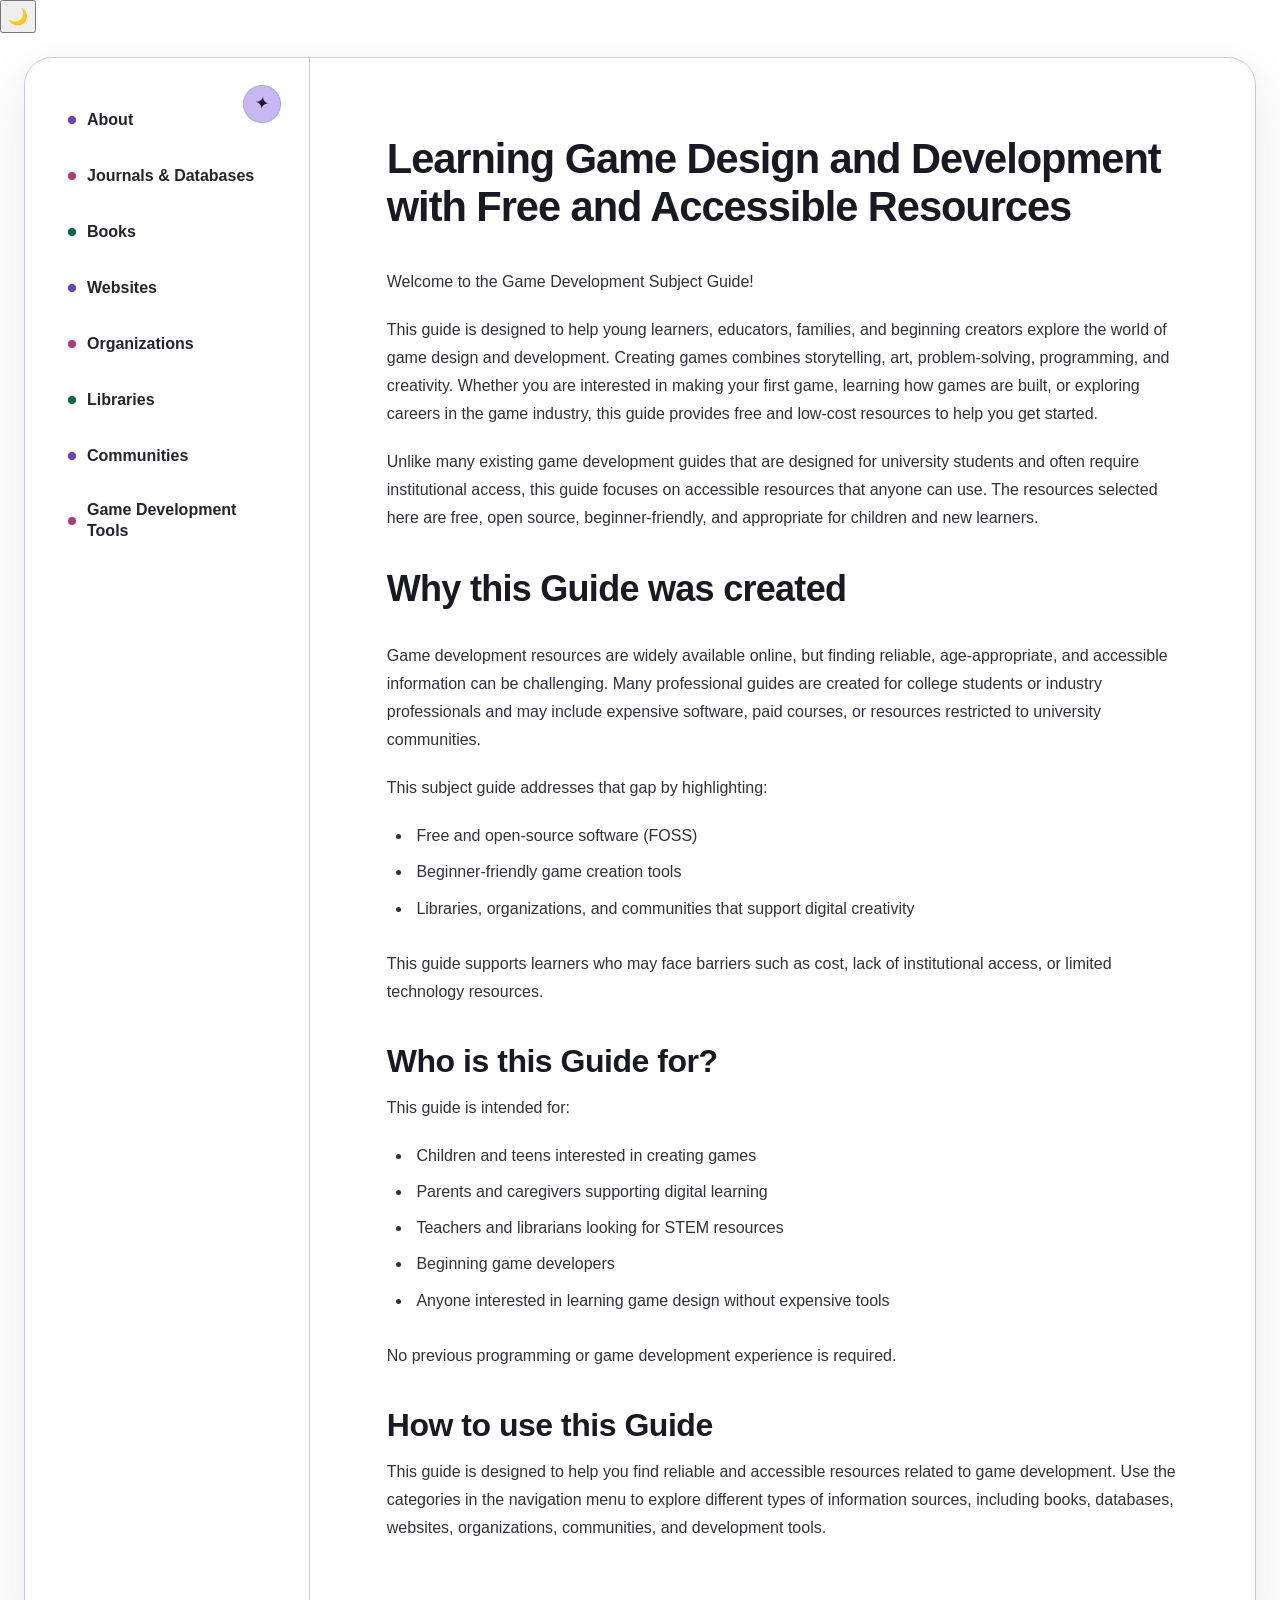
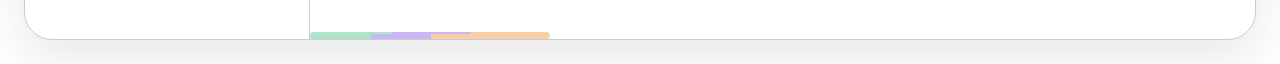
<file: index.html>
<!DOCTYPE html>
<html lang="en">

<head>
    <meta charset="UTF-8">
    <meta name="viewport" content="width=device-width, initial-scale=1.0">
    <title>Game Development Subject Guide</title>
    <link rel="stylesheet" href="style.css">
    <script src="index.js" defer></script>
</head>

<body>
    <button id="theme-toggle"
        aria-label="Toggle dark mode">
    🌙
</button>

    <div class="container">
        <div class="left">
            <nav>
                <ul>
                    <li><a href="index.html">About</a></li>
                    <li><a href="journals.html">Journals &amp; Databases</a></li>
                    <li><a href="books.html">Books</a></li>
                    <li><a href="websites.html">Websites</a></li>
                    <li><a href="organizations.html">Organizations</a></li>
                    <li><a href="libraries.html">Libraries</a></li>
                    <li><a href="communities.html">Communities</a></li>
                    <li><a href="gamedev.html">Game Development Tools</a></li>
                </ul>
            </nav>
        </div>

        <div class="right">
            <h1>Learning Game Design and Development with Free and Accessible Resources</h1>

            <p>Welcome to the Game Development Subject Guide!</p>
            <p>
                This guide is designed to help young learners, educators, families, and beginning creators explore the world of game design and development. Creating games combines storytelling, art, problem-solving, programming, and creativity. Whether you are interested
                in making your first game, learning how games are built, or exploring careers in the game industry, this guide provides free and low-cost resources to help you get started.
            </p>
            <p> Unlike many existing game development guides that are designed for university students and often require institutional access, this guide focuses on accessible resources that anyone can use. The resources selected here are free, open source,
                beginner-friendly, and appropriate for children and new learners.
            </p>
            <h2>Why this Guide was created</h2>
            <p>Game development resources are widely available online, but finding reliable, age-appropriate, and accessible information can be challenging. Many professional guides are created for college students or industry professionals and may include
                expensive software, paid courses, or resources restricted to university communities.
            </p>
            <p>This subject guide addresses that gap by highlighting:</p>
                <ul>
                    <li>Free and open-source software (FOSS)</li>
                    <li>Beginner-friendly game creation tools</li>
                    <li>Libraries, organizations, and communities that support digital creativity</li>
                </ul>
            <p>
                This guide supports learners who may face barriers such as cost, lack of institutional access, or limited technology resources.
            </p>
            <h2>Who is this Guide for?</h2>
            <p>This guide is intended for:</p>
                <ul>
                    <li>Children and teens interested in creating games</li>
                    <li>Parents and caregivers supporting digital learning</li>
                    <li>Teachers and librarians looking for STEM resources</li>
                    <li>Beginning game developers</li>
                    <li>Anyone interested in learning game design without expensive tools</li>
                </ul>
            <p>No previous programming or game development experience is required.</p>
            <h2>How to use this Guide</h2>
            <p>This guide is designed to help you find reliable and accessible resources related to game development. Use the categories in the navigation menu to explore different types of information sources, including books, databases, websites, organizations, communities, and development tools.</p>
        </div>
    </div>
    <script>
        const button = document.getElementById("theme-toggle");

if (localStorage.getItem("theme") === "dark") {
    document.body.classList.add("dark-mode");
    button.textContent = "☀️";
}

button.addEventListener("click", () => {
    document.body.classList.toggle("dark-mode");

    if (document.body.classList.contains("dark-mode")) {
        localStorage.setItem("theme", "dark");
        button.textContent = "☀️";
    } else {
        localStorage.setItem("theme", "light");
        button.textContent = "🌙";
    }
});
    </script>
</body>

</html>
</file>
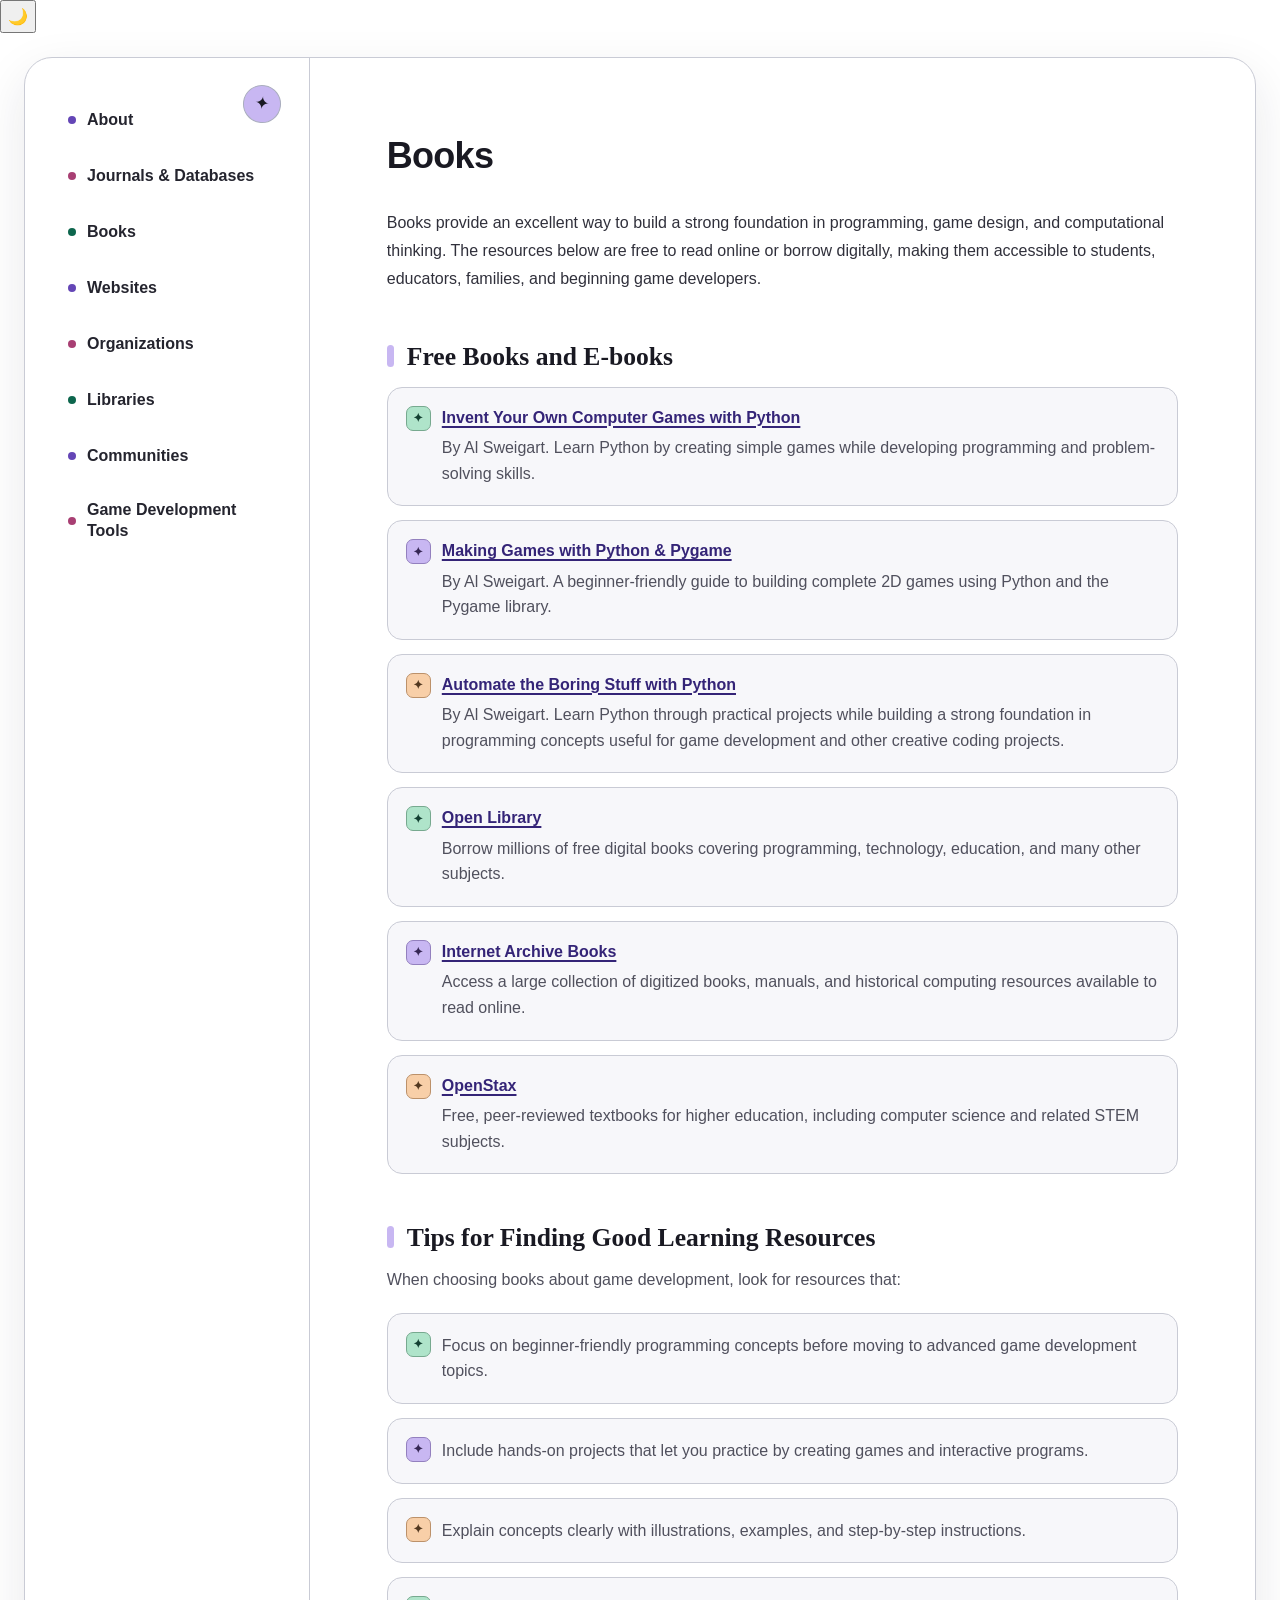
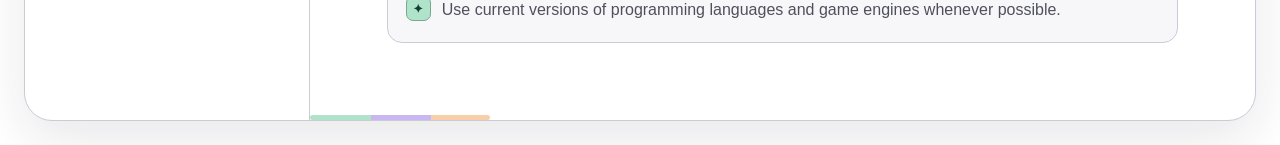
<file: books.html>
<!DOCTYPE html>
<html lang="en">

<head>
    <meta charset="UTF-8">
    <meta name="viewport" content="width=device-width, initial-scale=1.0">
    <title>Game Development Subject Guide</title>
    <link rel="stylesheet" href="style.css">
    <script src="index.js" defer></script>
</head>

<body>
        <button id="theme-toggle"
        aria-label="Toggle dark mode">
    🌙
</button>
    <div class="container">
        <div class="left">
            <nav>
                <ul>
                    <li><a href="index.html">About</a></li>
                    <li><a href="journals.html">Journals &amp; Databases</a></li>
                    <li><a href="books.html">Books</a></li>
                    <li><a href="websites.html">Websites</a></li>
                    <li><a href="organizations.html">Organizations</a></li>
                    <li><a href="libraries.html">Libraries</a></li>
                    <li><a href="communities.html">Communities</a></li>
                    <li><a href="gamedev.html">Game Development Tools</a></li>
                </ul>
            </nav>
        </div>

        <div class="right">
    <h2>Books</h2>

    <p>
        Books provide an excellent way to build a strong foundation in programming,
        game design, and computational thinking. The resources below are free to
        read online or borrow digitally, making them accessible to students,
        educators, families, and beginning game developers.
    </p>

    <section aria-labelledby="free-books">
        <h3 id="free-books">Free Books and E-books</h3>

        <ul class="resource-list">
            <li>
                <a href="https://inventwithpython.com/invent4thed/"
                   target="_blank"
                   rel="noopener noreferrer">
                    Invent Your Own Computer Games with Python
                </a>
                <span>
                    By Al Sweigart. Learn Python by creating simple games while
                    developing programming and problem-solving skills.
                </span>
            </li>

            <li>
                <a href="https://inventwithpython.com/pygame/"
                   target="_blank"
                   rel="noopener noreferrer">
                    Making Games with Python &amp; Pygame
                </a>
                <span>
                    By Al Sweigart. A beginner-friendly guide to building complete
                    2D games using Python and the Pygame library.
                </span>
            </li>

            <li>
    <a href="https://automatetheboringstuff.com/"
       target="_blank"
       rel="noopener noreferrer">
        Automate the Boring Stuff with Python
    </a>
    <span>
        By Al Sweigart. Learn Python through practical projects while
        building a strong foundation in programming concepts useful for
        game development and other creative coding projects.
    </span>
</li>

            <li>
                <a href="https://openlibrary.org/"
                   target="_blank"
                   rel="noopener noreferrer">
                    Open Library
                </a>
                <span>
                    Borrow millions of free digital books covering programming,
                    technology, education, and many other subjects.
                </span>
            </li>

            <li>
                <a href="https://archive.org/details/books"
                   target="_blank"
                   rel="noopener noreferrer">
                    Internet Archive Books
                </a>
                <span>
                    Access a large collection of digitized books, manuals, and
                    historical computing resources available to read online.
                </span>
            </li>

            <li>
                <a href="https://openstax.org/subjects"
                   target="_blank"
                   rel="noopener noreferrer">
                    OpenStax
                </a>
                <span>
                    Free, peer-reviewed textbooks for higher education, including
                    computer science and related STEM subjects.
                </span>
            </li>
        </ul>
    </section>

    <section aria-labelledby="finding-books">
        <h3 id="finding-books">Tips for Finding Good Learning Resources</h3>

        <p class="section-introduction">
            When choosing books about game development, look for resources that:
        </p>

        <ul class="resource-list">
            <li>
                <span>
                    Focus on beginner-friendly programming concepts before moving
                    to advanced game development topics.
                </span>
            </li>

            <li>
                <span>
                    Include hands-on projects that let you practice by creating
                    games and interactive programs.
                </span>
            </li>

            <li>
                <span>
                    Explain concepts clearly with illustrations, examples, and
                    step-by-step instructions.
                </span>
            </li>

            <li>
                <span>
                    Use current versions of programming languages and game engines
                    whenever possible.
                </span>
            </li>
        </ul>
    </section>
</div>
    </div>
    <script>
                        const button = document.getElementById("theme-toggle");

if (localStorage.getItem("theme") === "dark") {
    document.body.classList.add("dark-mode");
    button.textContent = "☀️";
}

button.addEventListener("click", () => {
    document.body.classList.toggle("dark-mode");

    if (document.body.classList.contains("dark-mode")) {
        localStorage.setItem("theme", "dark");
        button.textContent = "☀️";
    } else {
        localStorage.setItem("theme", "light");
        button.textContent = "🌙";
    }
});
    </script>
</body>

</html>
</file>
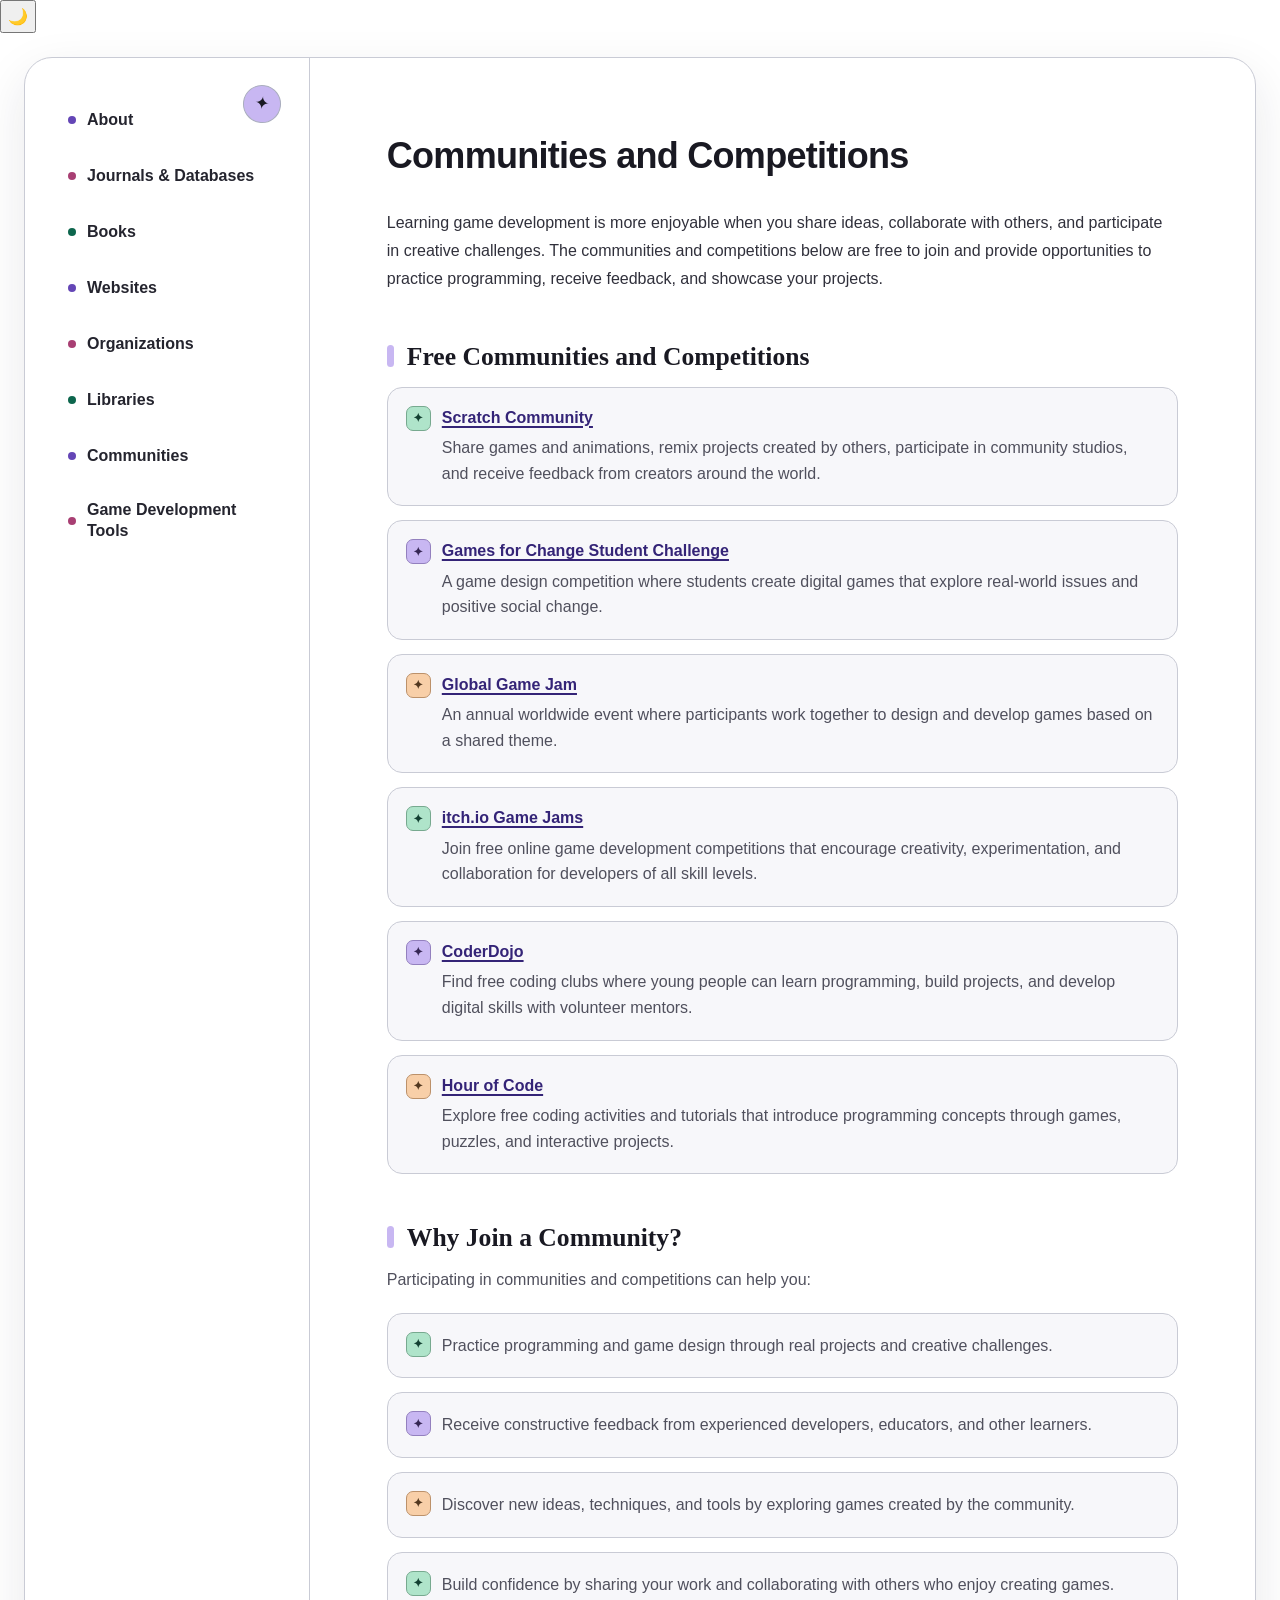
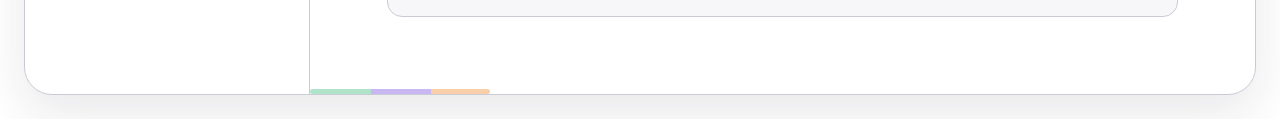
<file: communities.html>
<!DOCTYPE html>
<html lang="en">

<head>
    <meta charset="UTF-8">
    <meta name="viewport" content="width=device-width, initial-scale=1.0">
    <title>Game Development Subject Guide</title>
    <link rel="stylesheet" href="style.css">
    <script src="index.js" defer></script>
</head>

<body>
        <button id="theme-toggle"
        aria-label="Toggle dark mode">
    🌙
</button>
    <div class="container">
        <div class="left">
            <nav>
                <ul>
                    <li><a href="index.html">About</a></li>
                    <li><a href="journals.html">Journals &amp; Databases</a></li>
                    <li><a href="books.html">Books</a></li>
                    <li><a href="websites.html">Websites</a></li>
                    <li><a href="organizations.html">Organizations</a></li>
                    <li><a href="libraries.html">Libraries</a></li>
                    <li><a href="communities.html">Communities</a></li>
                    <li><a href="gamedev.html">Game Development Tools</a></li>
                </ul>
            </nav>
        </div>

        <div class="right">
    <h2>Communities and Competitions</h2>

    <p>
        Learning game development is more enjoyable when you share ideas, collaborate
        with others, and participate in creative challenges. The communities and
        competitions below are free to join and provide opportunities to practice
        programming, receive feedback, and showcase your projects.
    </p>

    <section aria-labelledby="communities">
        <h3 id="communities">Free Communities and Competitions</h3>

        <ul class="resource-list">
            <li>
                <a href="https://scratch.mit.edu/"
                   target="_blank"
                   rel="noopener noreferrer">
                    Scratch Community
                </a>
                <span>
                    Share games and animations, remix projects created by others,
                    participate in community studios, and receive feedback from
                    creators around the world.
                </span>
            </li>

            <li>
                <a href="https://www.gamesforchange.org/studentchallenge/"
                   target="_blank"
                   rel="noopener noreferrer">
                    Games for Change Student Challenge
                </a>
                <span>
                    A game design competition where students create digital games
                    that explore real-world issues and positive social change.
                </span>
            </li>

            <li>
                <a href="https://globalgamejam.org/"
                   target="_blank"
                   rel="noopener noreferrer">
                    Global Game Jam
                </a>
                <span>
                    An annual worldwide event where participants work together to
                    design and develop games based on a shared theme.
                </span>
            </li>

            <li>
                <a href="https://itch.io/jams"
                   target="_blank"
                   rel="noopener noreferrer">
                    itch.io Game Jams
                </a>
                <span>
                    Join free online game development competitions that encourage
                    creativity, experimentation, and collaboration for developers
                    of all skill levels.
                </span>
            </li>

            <li>
                <a href="https://coderdojo.com/"
                   target="_blank"
                   rel="noopener noreferrer">
                    CoderDojo
                </a>
                <span>
                    Find free coding clubs where young people can learn programming,
                    build projects, and develop digital skills with volunteer mentors.
                </span>
            </li>

            <li>
                <a href="https://hourofcode.com/"
                   target="_blank"
                   rel="noopener noreferrer">
                    Hour of Code
                </a>
                <span>
                    Explore free coding activities and tutorials that introduce
                    programming concepts through games, puzzles, and interactive
                    projects.
                </span>
            </li>
        </ul>
    </section>

    <section aria-labelledby="getting-involved">
        <h3 id="getting-involved">Why Join a Community?</h3>

        <p class="section-introduction">
            Participating in communities and competitions can help you:
        </p>

        <ul class="resource-list">
            <li>
                <span>
                    Practice programming and game design through real projects and
                    creative challenges.
                </span>
            </li>

            <li>
                <span>
                    Receive constructive feedback from experienced developers,
                    educators, and other learners.
                </span>
            </li>

            <li>
                <span>
                    Discover new ideas, techniques, and tools by exploring games
                    created by the community.
                </span>
            </li>

            <li>
                <span>
                    Build confidence by sharing your work and collaborating with
                    others who enjoy creating games.
                </span>
            </li>
        </ul>
    </section>

</div>
    </div>
      <script>
        const button = document.getElementById("theme-toggle");

if (localStorage.getItem("theme") === "dark") {
    document.body.classList.add("dark-mode");
    button.textContent = "☀️";
}

button.addEventListener("click", () => {
    document.body.classList.toggle("dark-mode");

    if (document.body.classList.contains("dark-mode")) {
        localStorage.setItem("theme", "dark");
        button.textContent = "☀️";
    } else {
        localStorage.setItem("theme", "light");
        button.textContent = "🌙";
    }
});
    </script>
</body>

</html>
</file>
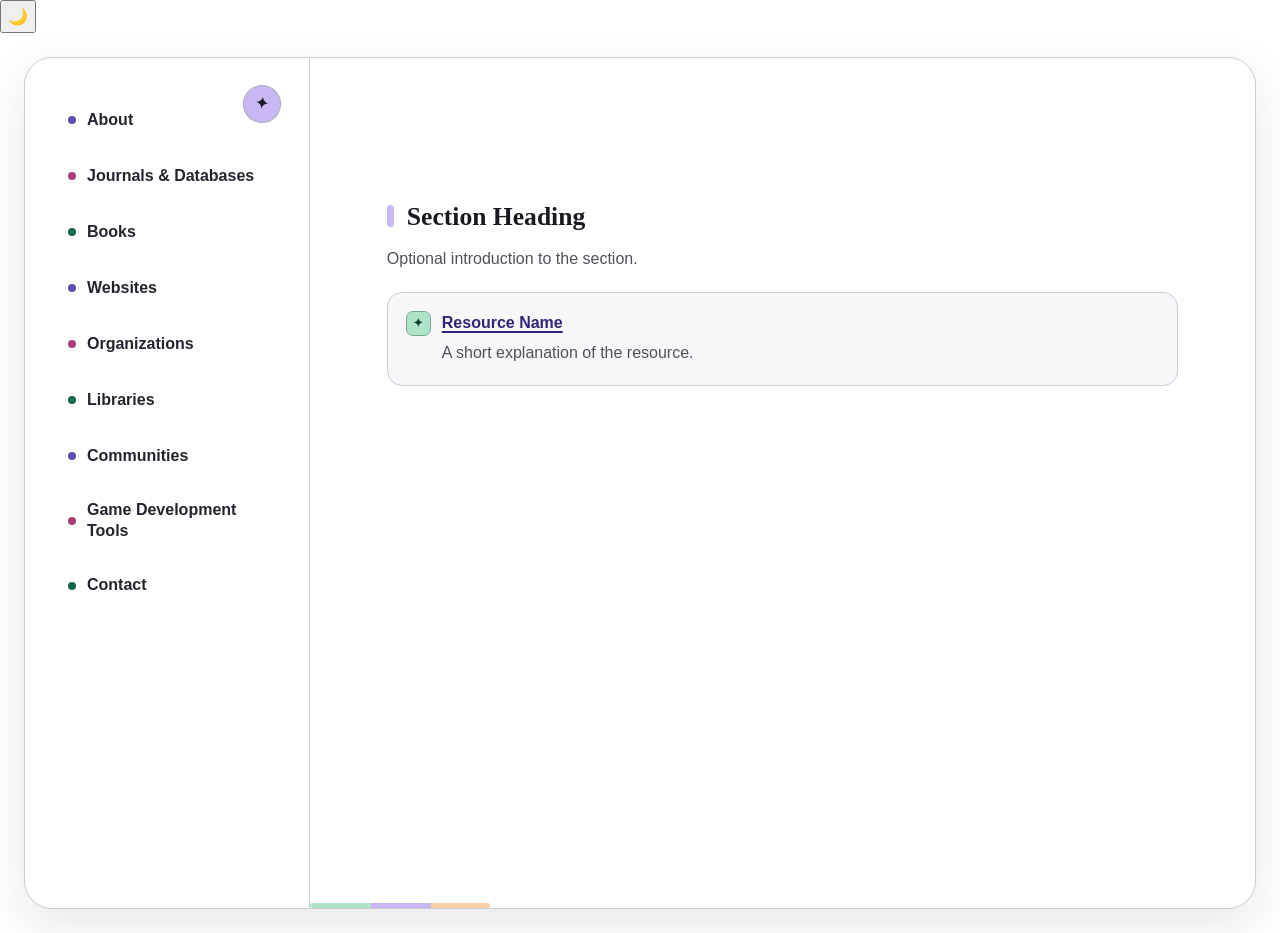
<file: contact.html>
<!DOCTYPE html>
<html lang="en">

<head>
    <meta charset="UTF-8">
    <meta name="viewport" content="width=device-width, initial-scale=1.0">
    <title>Game Development Subject Guide</title>
    <link rel="stylesheet" href="style.css">
    <script src="index.js" defer></script>
</head>

<body>
        <button id="theme-toggle"
        aria-label="Toggle dark mode">
    🌙
</button>
    <div class="container">
        <div class="left">
            <nav>
                <ul>
                    <li><a href="index.html">About</a></li>
                    <li><a href="journals.html">Journals &amp; Databases</a></li>
                    <li><a href="books.html">Books</a></li>
                    <li><a href="websites.html">Websites</a></li>
                    <li><a href="organizations.html">Organizations</a></li>
                    <li><a href="libraries.html">Libraries</a></li>
                    <li><a href="communities.html">Communities</a></li>
                    <li><a href="gamedev.html">Game Development Tools</a></li>
                    <li><a href="contact.html">Contact</a></li>
                </ul>
            </nav>
        </div>

        <div class="right">
            <h2></h2>
            <p></p>
            <section aria-labelledby="unique-section-name">
    <h3 id="unique-section-name">Section Heading</h3>

    <p class="section-introduction">
        Optional introduction to the section.
    </p>

    <ul class="resource-list">
        <li>
            <a href="RESOURCE-URL"
               target="_blank"
               rel="noopener noreferrer">
                Resource Name
            </a>
            <span>A short explanation of the resource.</span>
        </li>
    </ul>
</section>
        </div>
    </div>
      <script>
        const button = document.getElementById("theme-toggle");

if (localStorage.getItem("theme") === "dark") {
    document.body.classList.add("dark-mode");
    button.textContent = "☀️";
}

button.addEventListener("click", () => {
    document.body.classList.toggle("dark-mode");

    if (document.body.classList.contains("dark-mode")) {
        localStorage.setItem("theme", "dark");
        button.textContent = "☀️";
    } else {
        localStorage.setItem("theme", "light");
        button.textContent = "🌙";
    }
});
    </script>
</body>

</html>
</file>
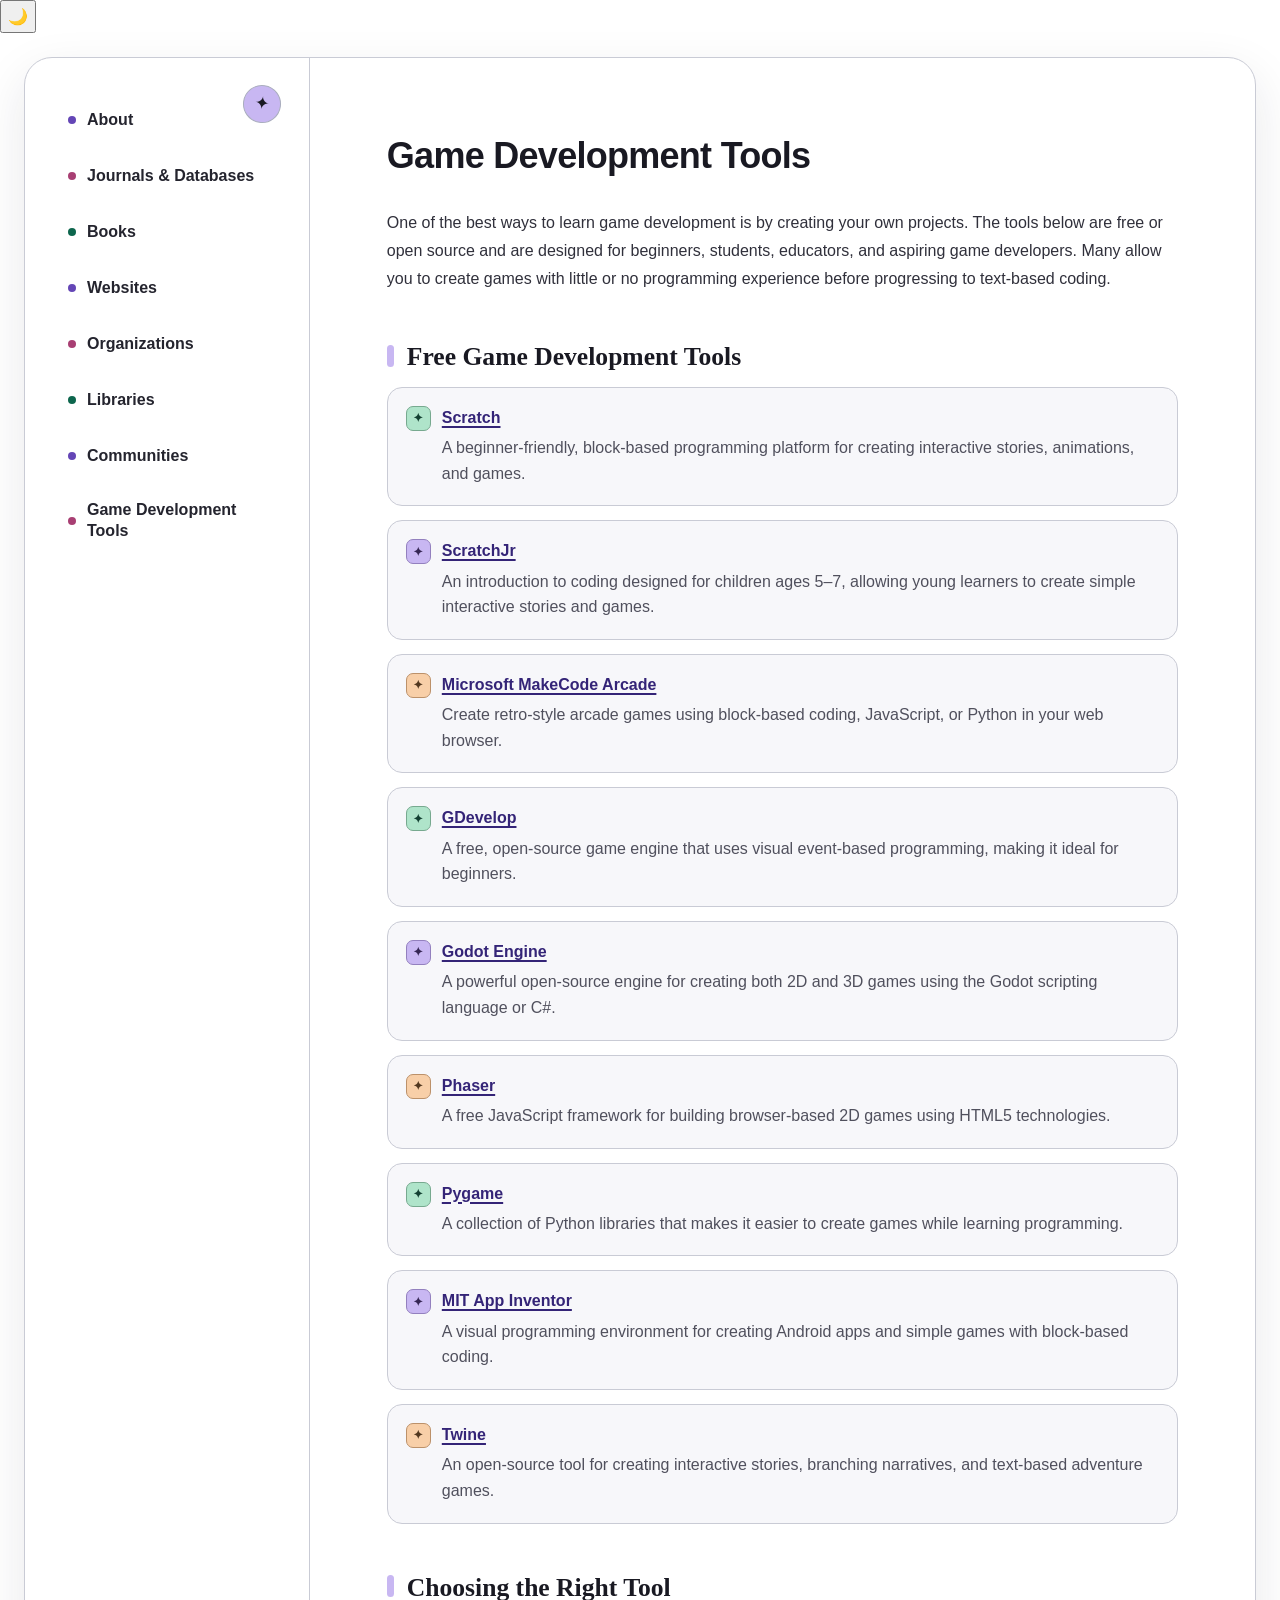
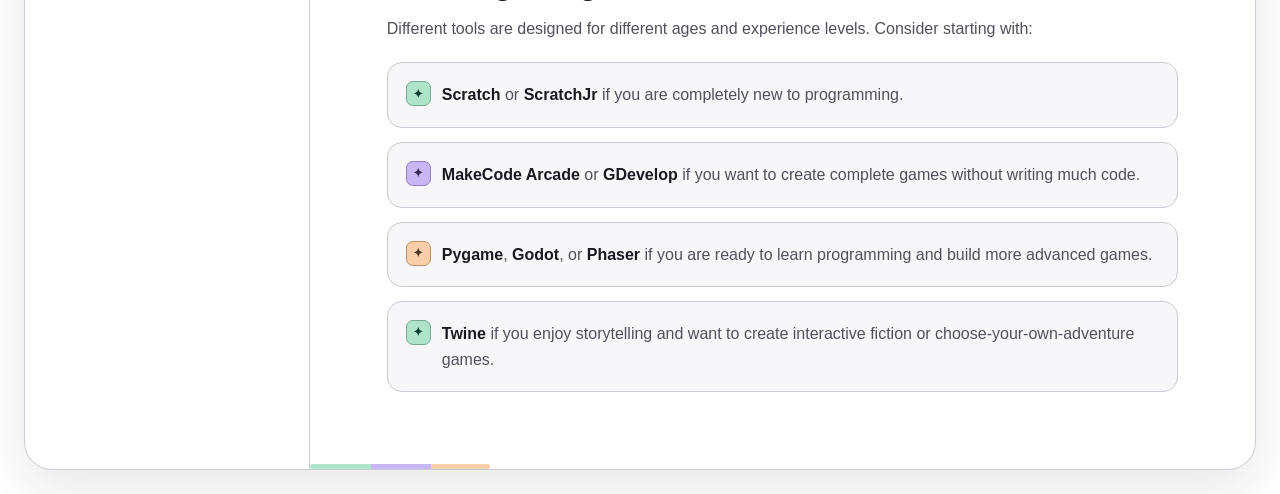
<file: gamedev.html>
<!DOCTYPE html>
<html lang="en">

<head>
    <meta charset="UTF-8">
    <meta name="viewport" content="width=device-width, initial-scale=1.0">
    <title>Game Development Subject Guide</title>
    <link rel="stylesheet" href="style.css">
    <script src="index.js" defer></script>
</head>

<body>
        <button id="theme-toggle"
        aria-label="Toggle dark mode">
    🌙
</button>
    <div class="container">
        <div class="left">
            <nav>
                <ul>
                    <li><a href="index.html">About</a></li>
                    <li><a href="journals.html">Journals &amp; Databases</a></li>
                    <li><a href="books.html">Books</a></li>
                    <li><a href="websites.html">Websites</a></li>
                    <li><a href="organizations.html">Organizations</a></li>
                    <li><a href="libraries.html">Libraries</a></li>
                    <li><a href="communities.html">Communities</a></li>
                    <li><a href="gamedev.html">Game Development Tools</a></li>
                </ul>
            </nav>
        </div>

        <div class="right">
    <h2>Game Development Tools</h2>

    <p>
        One of the best ways to learn game development is by creating your own
        projects. The tools below are free or open source and are designed for
        beginners, students, educators, and aspiring game developers. Many allow
        you to create games with little or no programming experience before
        progressing to text-based coding.
    </p>

    <section aria-labelledby="game-development-tools">
        <h3 id="game-development-tools">Free Game Development Tools</h3>

        <ul class="resource-list">
            <li>
                <a href="https://scratch.mit.edu/"
                   target="_blank"
                   rel="noopener noreferrer">
                    Scratch
                </a>
                <span>
                    A beginner-friendly, block-based programming platform for
                    creating interactive stories, animations, and games.
                </span>
            </li>

            <li>
                <a href="https://www.scratchjr.org/"
                   target="_blank"
                   rel="noopener noreferrer">
                    ScratchJr
                </a>
                <span>
                    An introduction to coding designed for children ages 5–7,
                    allowing young learners to create simple interactive stories
                    and games.
                </span>
            </li>

            <li>
                <a href="https://arcade.makecode.com/"
                   target="_blank"
                   rel="noopener noreferrer">
                    Microsoft MakeCode Arcade
                </a>
                <span>
                    Create retro-style arcade games using block-based coding,
                    JavaScript, or Python in your web browser.
                </span>
            </li>

            <li>
                <a href="https://gdevelop.io/"
                   target="_blank"
                   rel="noopener noreferrer">
                    GDevelop
                </a>
                <span>
                    A free, open-source game engine that uses visual event-based
                    programming, making it ideal for beginners.
                </span>
            </li>

            <li>
                <a href="https://godotengine.org/"
                   target="_blank"
                   rel="noopener noreferrer">
                    Godot Engine
                </a>
                <span>
                    A powerful open-source engine for creating both 2D and 3D
                    games using the Godot scripting language or C#.
                </span>
            </li>

            <li>
                <a href="https://phaser.io/"
                   target="_blank"
                   rel="noopener noreferrer">
                    Phaser
                </a>
                <span>
                    A free JavaScript framework for building browser-based 2D
                    games using HTML5 technologies.
                </span>
            </li>

            <li>
                <a href="https://www.pygame.org/"
                   target="_blank"
                   rel="noopener noreferrer">
                    Pygame
                </a>
                <span>
                    A collection of Python libraries that makes it easier to
                    create games while learning programming.
                </span>
            </li>

            <li>
                <a href="https://appinventor.mit.edu/"
                   target="_blank"
                   rel="noopener noreferrer">
                    MIT App Inventor
                </a>
                <span>
                    A visual programming environment for creating Android apps
                    and simple games with block-based coding.
                </span>
            </li>

            <li>
                <a href="https://twinery.org/"
                   target="_blank"
                   rel="noopener noreferrer">
                    Twine
                </a>
                <span>
                    An open-source tool for creating interactive stories,
                    branching narratives, and text-based adventure games.
                </span>
            </li>
        </ul>
    </section>

    <section aria-labelledby="choosing-a-tool">
        <h3 id="choosing-a-tool">Choosing the Right Tool</h3>

        <p class="section-introduction">
            Different tools are designed for different ages and experience levels.
            Consider starting with:
        </p>

        <ul class="resource-list">
            <li>
                <span>
                    <strong>Scratch</strong> or <strong>ScratchJr</strong> if you
                    are completely new to programming.
                </span>
            </li>

            <li>
                <span>
                    <strong>MakeCode Arcade</strong> or <strong>GDevelop</strong>
                    if you want to create complete games without writing much code.
                </span>
            </li>

            <li>
                <span>
                    <strong>Pygame</strong>, <strong>Godot</strong>, or
                    <strong>Phaser</strong> if you are ready to learn programming
                    and build more advanced games.
                </span>
            </li>

            <li>
                <span>
                    <strong>Twine</strong> if you enjoy storytelling and want to
                    create interactive fiction or choose-your-own-adventure games.
                </span>
            </li>
        </ul>
    </section>

</div>
    </div>
        <script>
        const button = document.getElementById("theme-toggle");

if (localStorage.getItem("theme") === "dark") {
    document.body.classList.add("dark-mode");
    button.textContent = "☀️";
}

button.addEventListener("click", () => {
    document.body.classList.toggle("dark-mode");

    if (document.body.classList.contains("dark-mode")) {
        localStorage.setItem("theme", "dark");
        button.textContent = "☀️";
    } else {
        localStorage.setItem("theme", "light");
        button.textContent = "🌙";
    }
});
    </script>
</body>

</html>
</file>
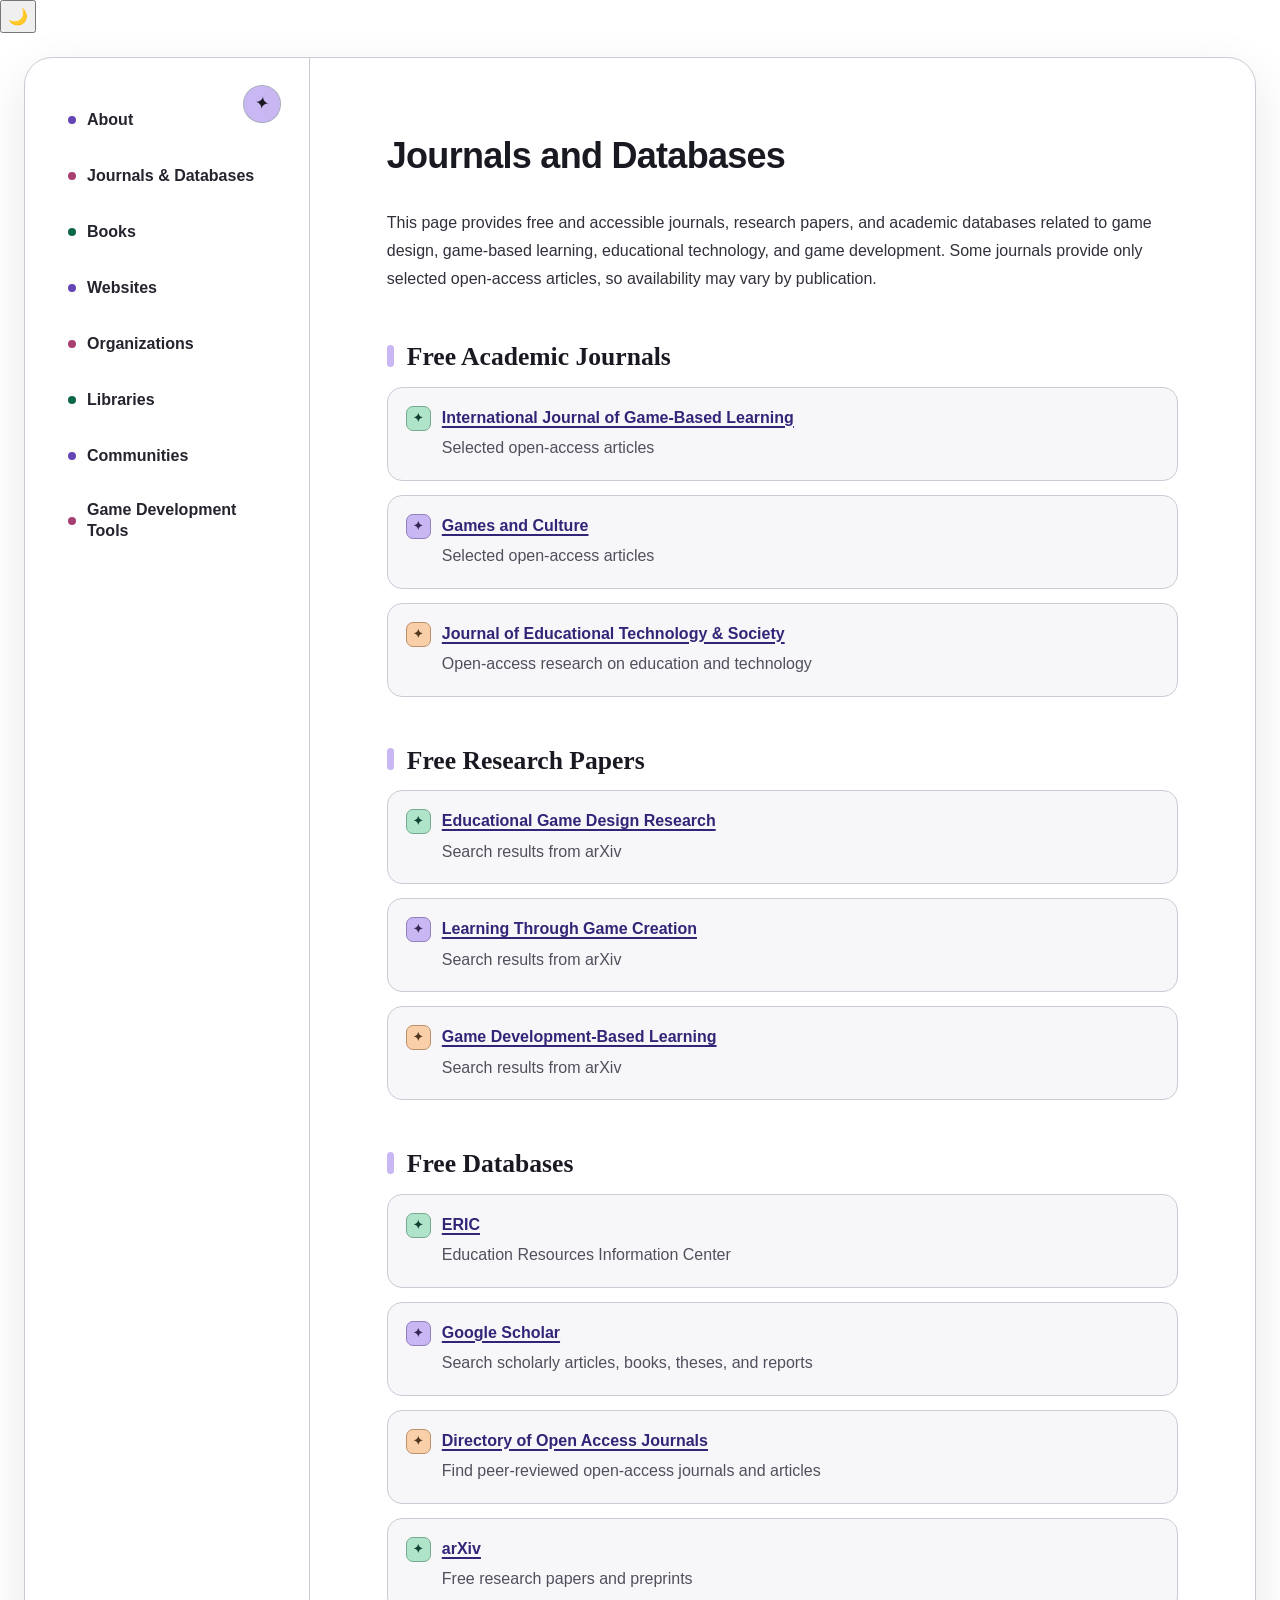
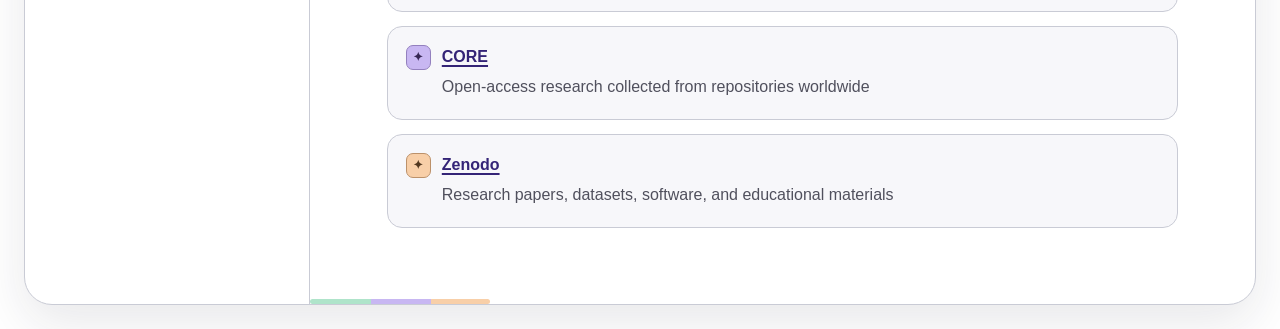
<file: journals.html>
<!DOCTYPE html>
<html lang="en">

<head>
    <meta charset="UTF-8">
    <meta name="viewport" content="width=device-width, initial-scale=1.0">
    <title>Game Development Subject Guide</title>
    <link rel="stylesheet" href="style.css">
    <script src="index.js" defer></script>
</head>

<body>
        <button id="theme-toggle"
        aria-label="Toggle dark mode">
    🌙
</button>
    <div class="container">
        <div class="left">
            <nav>
                <ul>
                    <li><a href="index.html">About</a></li>
                    <li><a href="journals.html">Journals &amp; Databases</a></li>
                    <li><a href="books.html">Books</a></li>
                    <li><a href="websites.html">Websites</a></li>
                    <li><a href="organizations.html">Organizations</a></li>
                    <li><a href="libraries.html">Libraries</a></li>
                    <li><a href="communities.html">Communities</a></li>
                    <li><a href="gamedev.html">Game Development Tools</a></li>
                </ul>
            </nav>
        </div>

<div class="right">
    <h2>Journals and Databases</h2>

    <p>
        This page provides free and accessible journals, research papers, and
        academic databases related to game design, game-based learning, educational
        technology, and game development. Some journals provide only selected
        open-access articles, so availability may vary by publication.
    </p>

    <section aria-labelledby="academic-journals">
        <h3 id="academic-journals">Free Academic Journals</h3>

        <ul class="resource-list">
            <li>
                <a href="https://www.igi-global.com/journal/international-journal-game-based-learning/41019"
                   target="_blank"
                   rel="noopener noreferrer">
                    International Journal of Game-Based Learning
                </a>
                <span>Selected open-access articles</span>
            </li>

            <li>
                <a href="https://journals.sagepub.com/home/gac"
                   target="_blank"
                   rel="noopener noreferrer">
                    Games and Culture
                </a>
                <span>Selected open-access articles</span>
            </li>

            <li>
                <a href="https://www.j-ets.net/"
                   target="_blank"
                   rel="noopener noreferrer">
                    Journal of Educational Technology &amp; Society
                </a>
                <span>Open-access research on education and technology</span>
            </li>
        </ul>
    </section>

    <section aria-labelledby="research-papers">
        <h3 id="research-papers">Free Research Papers</h3>

        <ul class="resource-list">
            <li>
                <a href="https://arxiv.org/search/?query=educational+game+design&searchtype=all"
                   target="_blank"
                   rel="noopener noreferrer">
                    Educational Game Design Research
                </a>
                <span>Search results from arXiv</span>
            </li>

            <li>
                <a href="https://arxiv.org/search/?query=learning+through+game+creation&searchtype=all"
                   target="_blank"
                   rel="noopener noreferrer">
                    Learning Through Game Creation
                </a>
                <span>Search results from arXiv</span>
            </li>

            <li>
                <a href="https://arxiv.org/search/?query=game+development-based+learning&searchtype=all"
                   target="_blank"
                   rel="noopener noreferrer">
                    Game Development-Based Learning
                </a>
                <span>Search results from arXiv</span>
            </li>
        </ul>
    </section>

    <section aria-labelledby="free-databases">
        <h3 id="free-databases">Free Databases</h3>

        <ul class="resource-list">
            <li>
                <a href="https://eric.ed.gov/"
                   target="_blank"
                   rel="noopener noreferrer">
                    ERIC
                </a>
                <span>Education Resources Information Center</span>
            </li>

            <li>
                <a href="https://scholar.google.com/"
                   target="_blank"
                   rel="noopener noreferrer">
                    Google Scholar
                </a>
                <span>Search scholarly articles, books, theses, and reports</span>
            </li>

            <li>
                <a href="https://doaj.org/"
                   target="_blank"
                   rel="noopener noreferrer">
                    Directory of Open Access Journals
                </a>
                <span>Find peer-reviewed open-access journals and articles</span>
            </li>

            <li>
                <a href="https://arxiv.org/"
                   target="_blank"
                   rel="noopener noreferrer">
                    arXiv
                </a>
                <span>Free research papers and preprints</span>
            </li>

            <li>
                <a href="https://core.ac.uk/"
                   target="_blank"
                   rel="noopener noreferrer">
                    CORE
                </a>
                <span>Open-access research collected from repositories worldwide</span>
            </li>

            <li>
                <a href="https://zenodo.org/"
                   target="_blank"
                   rel="noopener noreferrer">
                    Zenodo
                </a>
                <span>Research papers, datasets, software, and educational materials</span>
            </li>
        </ul>
    </section>
</div>
    </div>
        <script>
        const button = document.getElementById("theme-toggle");

if (localStorage.getItem("theme") === "dark") {
    document.body.classList.add("dark-mode");
    button.textContent = "☀️";
}

button.addEventListener("click", () => {
    document.body.classList.toggle("dark-mode");

    if (document.body.classList.contains("dark-mode")) {
        localStorage.setItem("theme", "dark");
        button.textContent = "☀️";
    } else {
        localStorage.setItem("theme", "light");
        button.textContent = "🌙";
    }
});
    </script>
</body>

</html>
</file>
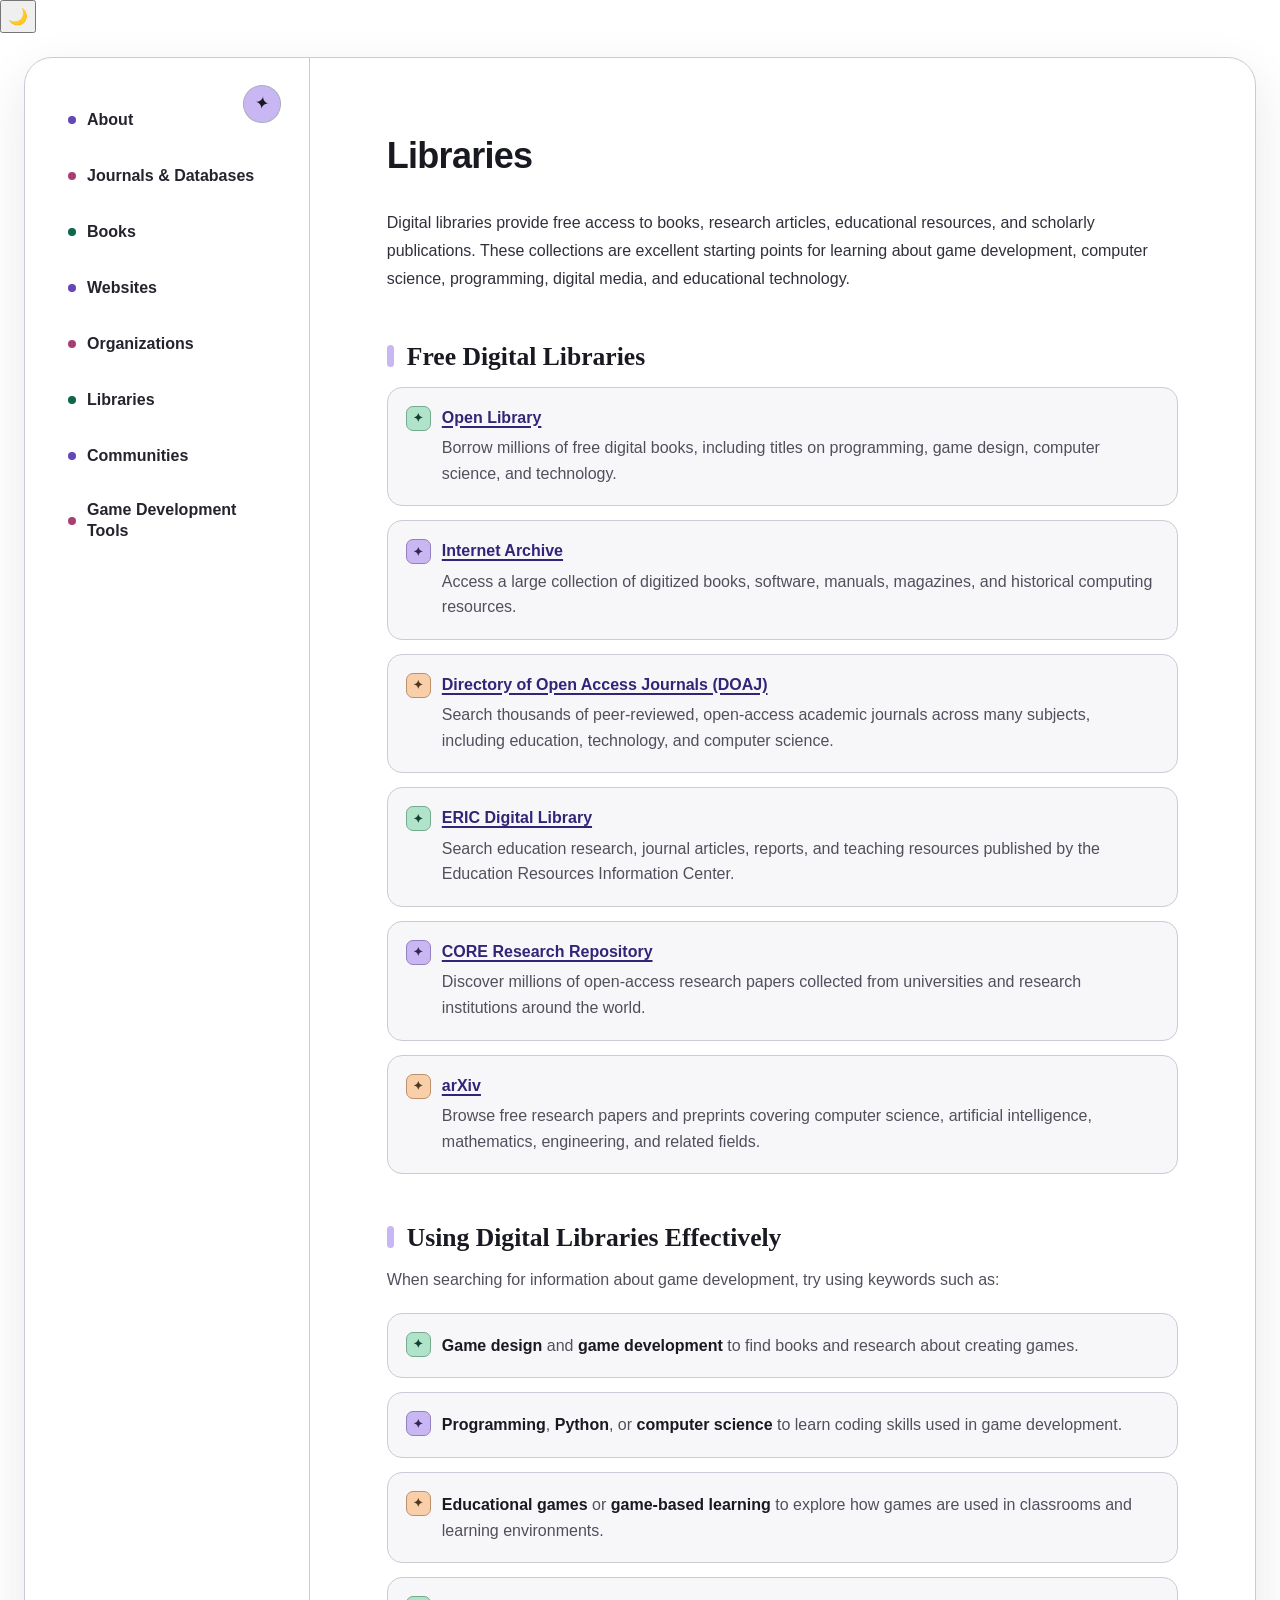
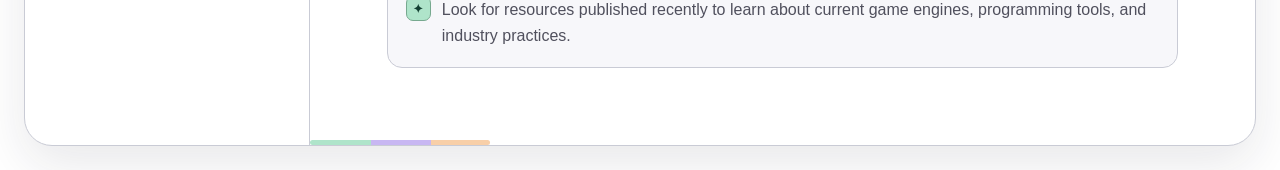
<file: libraries.html>
<!DOCTYPE html>
<html lang="en">

<head>
    <meta charset="UTF-8">
    <meta name="viewport" content="width=device-width, initial-scale=1.0">
    <title>Game Development Subject Guide</title>
    <link rel="stylesheet" href="style.css">
      <script src="index.js" defer></script>
</head>

<body>
        <button id="theme-toggle"
        aria-label="Toggle dark mode">
    🌙
</button>
    <div class="container">
        <div class="left">
            <nav>
                <ul>
                    <li><a href="index.html">About</a></li>
                    <li><a href="journals.html">Journals &amp; Databases</a></li>
                    <li><a href="books.html">Books</a></li>
                    <li><a href="websites.html">Websites</a></li>
                    <li><a href="organizations.html">Organizations</a></li>
                    <li><a href="libraries.html">Libraries</a></li>
                    <li><a href="communities.html">Communities</a></li>
                    <li><a href="gamedev.html">Game Development Tools</a></li>
                </ul>
            </nav>
        </div>

        <div class="right">
    <h2>Libraries</h2>

    <p>
        Digital libraries provide free access to books, research articles,
        educational resources, and scholarly publications. These collections are
        excellent starting points for learning about game development, computer
        science, programming, digital media, and educational technology.
    </p>

    <section aria-labelledby="digital-libraries">
        <h3 id="digital-libraries">Free Digital Libraries</h3>

        <ul class="resource-list">
            <li>
                <a href="https://openlibrary.org/"
                   target="_blank"
                   rel="noopener noreferrer">
                    Open Library
                </a>
                <span>
                    Borrow millions of free digital books, including titles on
                    programming, game design, computer science, and technology.
                </span>
            </li>

            <li>
                <a href="https://archive.org/"
                   target="_blank"
                   rel="noopener noreferrer">
                    Internet Archive
                </a>
                <span>
                    Access a large collection of digitized books, software,
                    manuals, magazines, and historical computing resources.
                </span>
            </li>

            <li>
                <a href="https://doaj.org/"
                   target="_blank"
                   rel="noopener noreferrer">
                    Directory of Open Access Journals (DOAJ)
                </a>
                <span>
                    Search thousands of peer-reviewed, open-access academic
                    journals across many subjects, including education,
                    technology, and computer science.
                </span>
            </li>

            <li>
                <a href="https://eric.ed.gov/"
                   target="_blank"
                   rel="noopener noreferrer">
                    ERIC Digital Library
                </a>
                <span>
                    Search education research, journal articles, reports, and
                    teaching resources published by the Education Resources
                    Information Center.
                </span>
            </li>

            <li>
                <a href="https://core.ac.uk/"
                   target="_blank"
                   rel="noopener noreferrer">
                    CORE Research Repository
                </a>
                <span>
                    Discover millions of open-access research papers collected
                    from universities and research institutions around the world.
                </span>
            </li>

            <li>
                <a href="https://arxiv.org/"
                   target="_blank"
                   rel="noopener noreferrer">
                    arXiv
                </a>
                <span>
                    Browse free research papers and preprints covering computer
                    science, artificial intelligence, mathematics, engineering,
                    and related fields.
                </span>
            </li>
        </ul>
    </section>

    <section aria-labelledby="using-libraries">
        <h3 id="using-libraries">Using Digital Libraries Effectively</h3>

        <p class="section-introduction">
            When searching for information about game development, try using
            keywords such as:
        </p>

        <ul class="resource-list">
            <li>
                <span>
                    <strong>Game design</strong> and <strong>game development</strong>
                    to find books and research about creating games.
                </span>
            </li>

            <li>
                <span>
                    <strong>Programming</strong>, <strong>Python</strong>, or
                    <strong>computer science</strong> to learn coding skills used
                    in game development.
                </span>
            </li>

            <li>
                <span>
                    <strong>Educational games</strong> or
                    <strong>game-based learning</strong> to explore how games are
                    used in classrooms and learning environments.
                </span>
            </li>

            <li>
                <span>
                    Look for resources published recently to learn about current
                    game engines, programming tools, and industry practices.
                </span>
            </li>
        </ul>
    </section>

</div>
    </div>
        <script>
        const button = document.getElementById("theme-toggle");

if (localStorage.getItem("theme") === "dark") {
    document.body.classList.add("dark-mode");
    button.textContent = "☀️";
}

button.addEventListener("click", () => {
    document.body.classList.toggle("dark-mode");

    if (document.body.classList.contains("dark-mode")) {
        localStorage.setItem("theme", "dark");
        button.textContent = "☀️";
    } else {
        localStorage.setItem("theme", "light");
        button.textContent = "🌙";
    }
});
    </script>
</body>

</html>
</file>
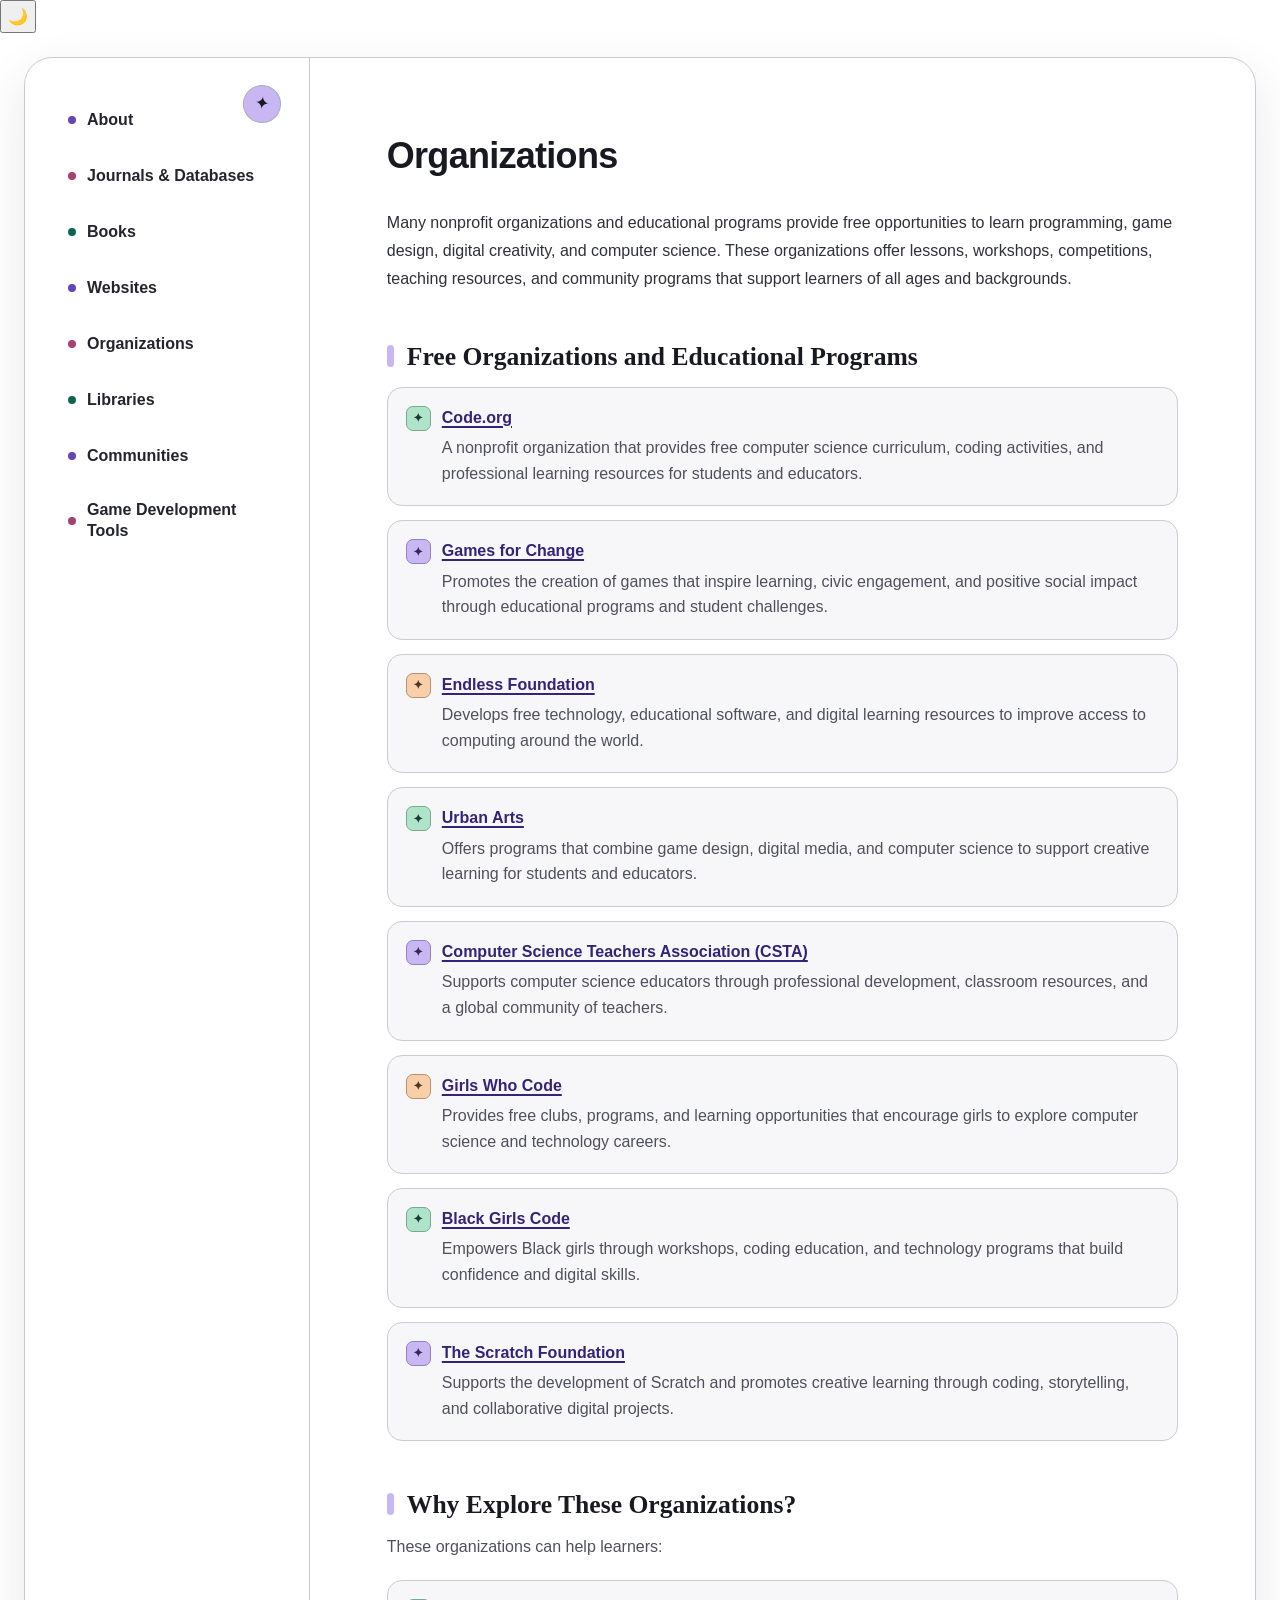
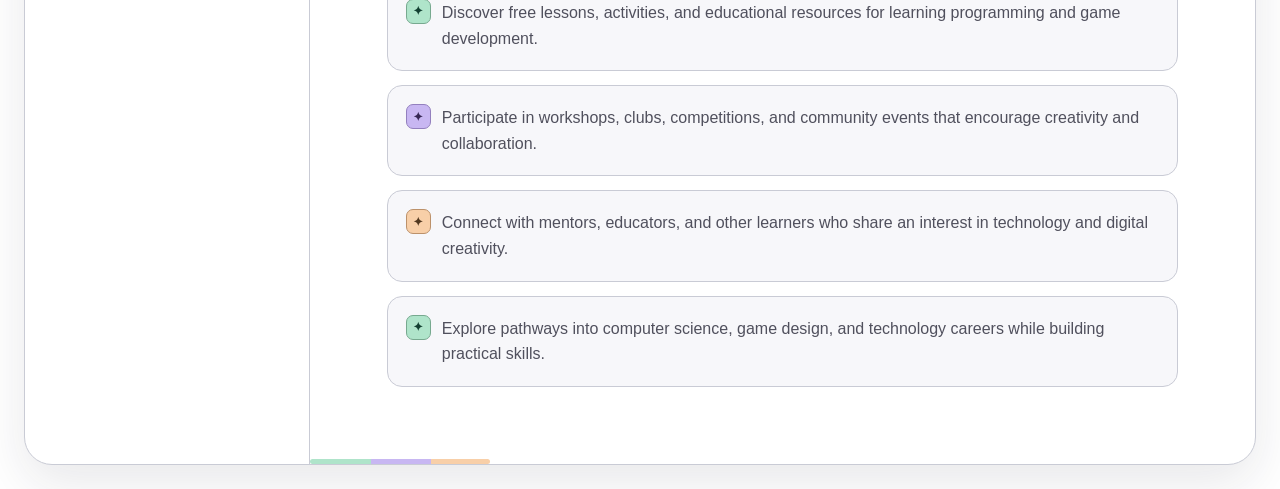
<file: organizations.html>
<!DOCTYPE html>
<html lang="en">

<head>
    <meta charset="UTF-8">
    <meta name="viewport" content="width=device-width, initial-scale=1.0">
    <title>Game Development Subject Guide</title>
    <link rel="stylesheet" href="style.css">
    <script src="index.js" defer></script>
</head>

<body>
        <button id="theme-toggle"
        aria-label="Toggle dark mode">
    🌙
</button>
    <div class="container">
        <div class="left">
            <nav>
                <ul>
                    <li><a href="index.html">About</a></li>
                    <li><a href="journals.html">Journals &amp; Databases</a></li>
                    <li><a href="books.html">Books</a></li>
                    <li><a href="websites.html">Websites</a></li>
                    <li><a href="organizations.html">Organizations</a></li>
                    <li><a href="libraries.html">Libraries</a></li>
                    <li><a href="communities.html">Communities</a></li>
                    <li><a href="gamedev.html">Game Development Tools</a></li>
                </ul>
            </nav>
        </div>

        <div class="right">
    <h2>Organizations</h2>

    <p>
        Many nonprofit organizations and educational programs provide free
        opportunities to learn programming, game design, digital creativity,
        and computer science. These organizations offer lessons, workshops,
        competitions, teaching resources, and community programs that support
        learners of all ages and backgrounds.
    </p>

    <section aria-labelledby="organizations">
        <h3 id="organizations">Free Organizations and Educational Programs</h3>

        <ul class="resource-list">
            <li>
                <a href="https://code.org/"
                   target="_blank"
                   rel="noopener noreferrer">
                    Code.org
                </a>
                <span>
                    A nonprofit organization that provides free computer science
                    curriculum, coding activities, and professional learning
                    resources for students and educators.
                </span>
            </li>

            <li>
                <a href="https://www.gamesforchange.org/"
                   target="_blank"
                   rel="noopener noreferrer">
                    Games for Change
                </a>
                <span>
                    Promotes the creation of games that inspire learning,
                    civic engagement, and positive social impact through
                    educational programs and student challenges.
                </span>
            </li>

            <li>
                <a href="https://endlessos.org/"
                   target="_blank"
                   rel="noopener noreferrer">
                    Endless Foundation
                </a>
                <span>
                    Develops free technology, educational software, and digital
                    learning resources to improve access to computing around
                    the world.
                </span>
            </li>

            <li>
                <a href="https://www.urbanarts.org/"
                   target="_blank"
                   rel="noopener noreferrer">
                    Urban Arts
                </a>
                <span>
                    Offers programs that combine game design, digital media,
                    and computer science to support creative learning for
                    students and educators.
                </span>
            </li>

            <li>
                <a href="https://csteachers.org/"
                   target="_blank"
                   rel="noopener noreferrer">
                    Computer Science Teachers Association (CSTA)
                </a>
                <span>
                    Supports computer science educators through professional
                    development, classroom resources, and a global community
                    of teachers.
                </span>
            </li>

            <li>
                <a href="https://girlswhocode.com/"
                   target="_blank"
                   rel="noopener noreferrer">
                    Girls Who Code
                </a>
                <span>
                    Provides free clubs, programs, and learning opportunities
                    that encourage girls to explore computer science and
                    technology careers.
                </span>
            </li>

            <li>
                <a href="https://www.blackgirlscode.com/"
                   target="_blank"
                   rel="noopener noreferrer">
                    Black Girls Code
                </a>
                <span>
                    Empowers Black girls through workshops, coding education,
                    and technology programs that build confidence and digital
                    skills.
                </span>
            </li>

            <li>
                <a href="https://scratchfoundation.org/"
                   target="_blank"
                   rel="noopener noreferrer">
                    The Scratch Foundation
                </a>
                <span>
                    Supports the development of Scratch and promotes creative
                    learning through coding, storytelling, and collaborative
                    digital projects.
                </span>
            </li>
        </ul>
    </section>

    <section aria-labelledby="benefits">
        <h3 id="benefits">Why Explore These Organizations?</h3>

        <p class="section-introduction">
            These organizations can help learners:
        </p>

        <ul class="resource-list">
            <li>
                <span>
                    Discover free lessons, activities, and educational resources
                    for learning programming and game development.
                </span>
            </li>

            <li>
                <span>
                    Participate in workshops, clubs, competitions, and community
                    events that encourage creativity and collaboration.
                </span>
            </li>

            <li>
                <span>
                    Connect with mentors, educators, and other learners who share
                    an interest in technology and digital creativity.
                </span>
            </li>

            <li>
                <span>
                    Explore pathways into computer science, game design, and
                    technology careers while building practical skills.
                </span>
            </li>
        </ul>
    </section>

</div>
    </div>
       <script>
        const button = document.getElementById("theme-toggle");

if (localStorage.getItem("theme") === "dark") {
    document.body.classList.add("dark-mode");
    button.textContent = "☀️";
}

button.addEventListener("click", () => {
    document.body.classList.toggle("dark-mode");

    if (document.body.classList.contains("dark-mode")) {
        localStorage.setItem("theme", "dark");
        button.textContent = "☀️";
    } else {
        localStorage.setItem("theme", "light");
        button.textContent = "🌙";
    }
});
    </script>
</body>

</html>
</file>
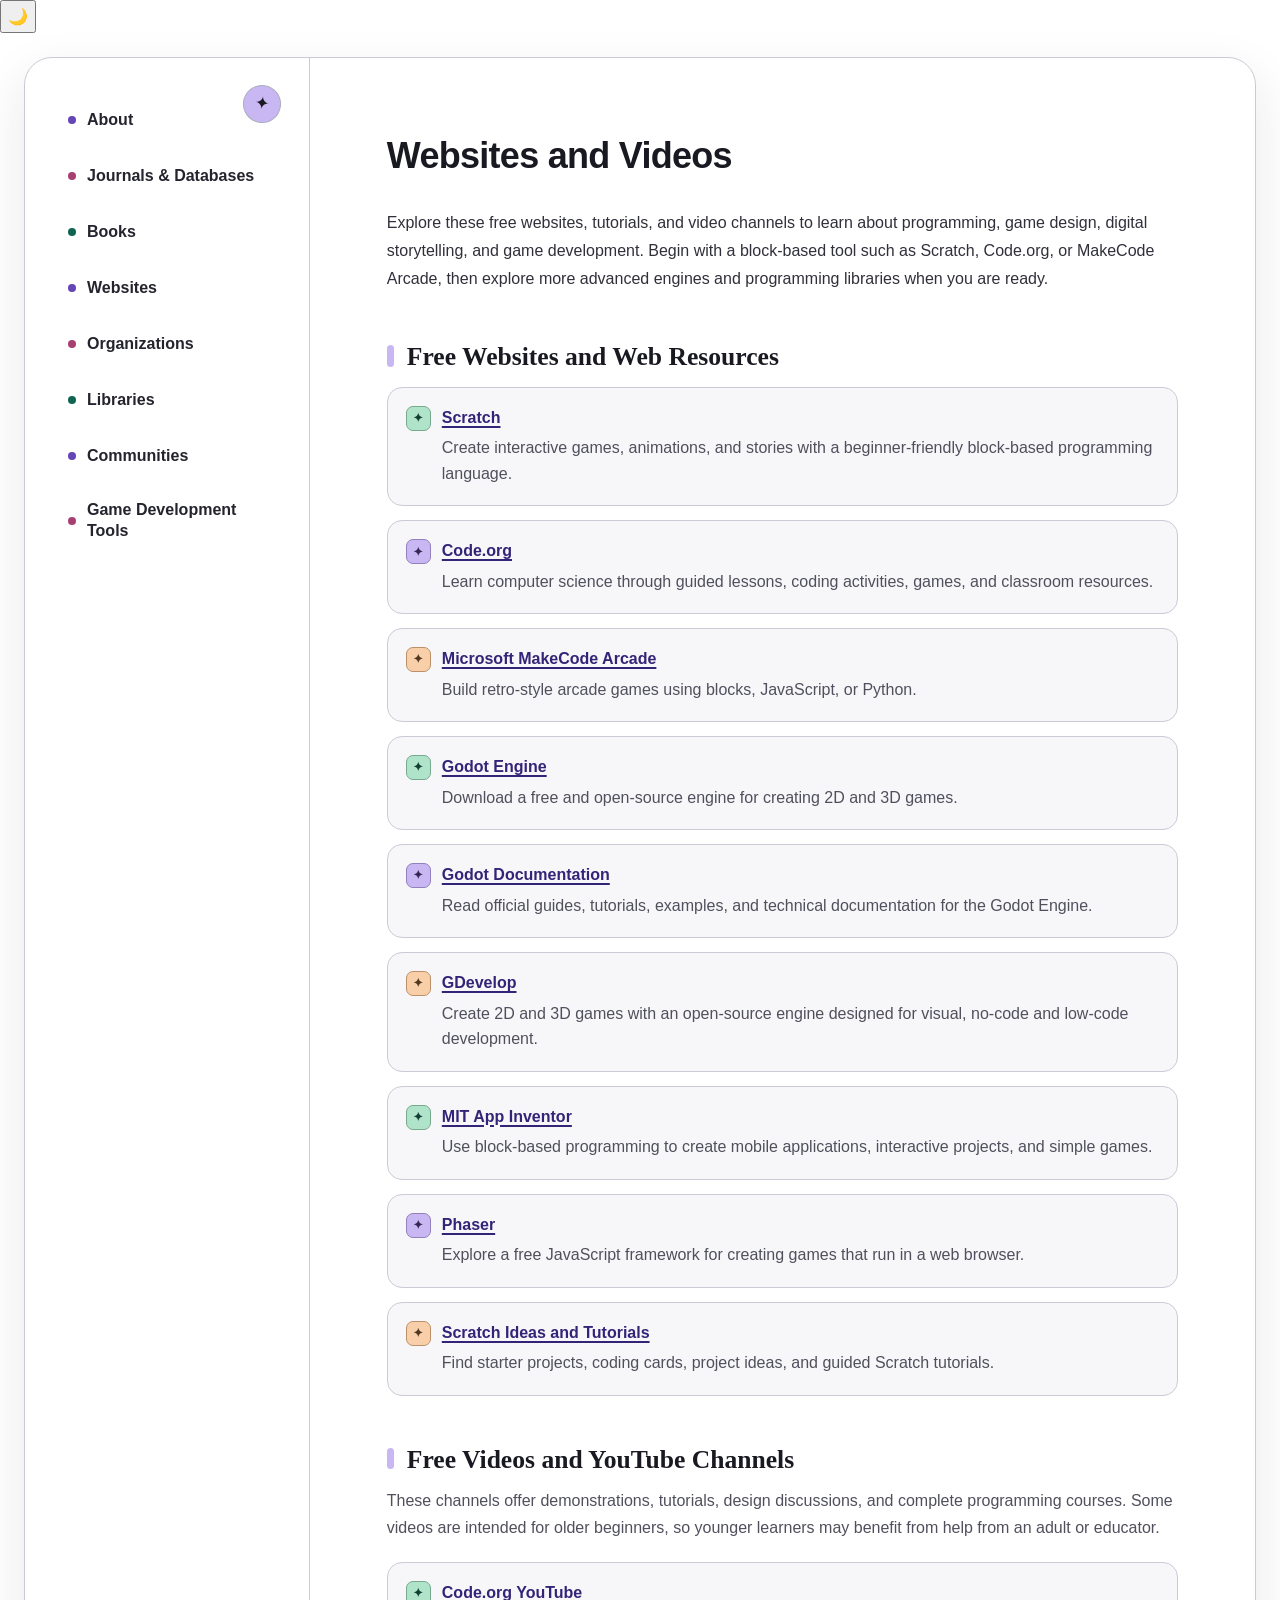
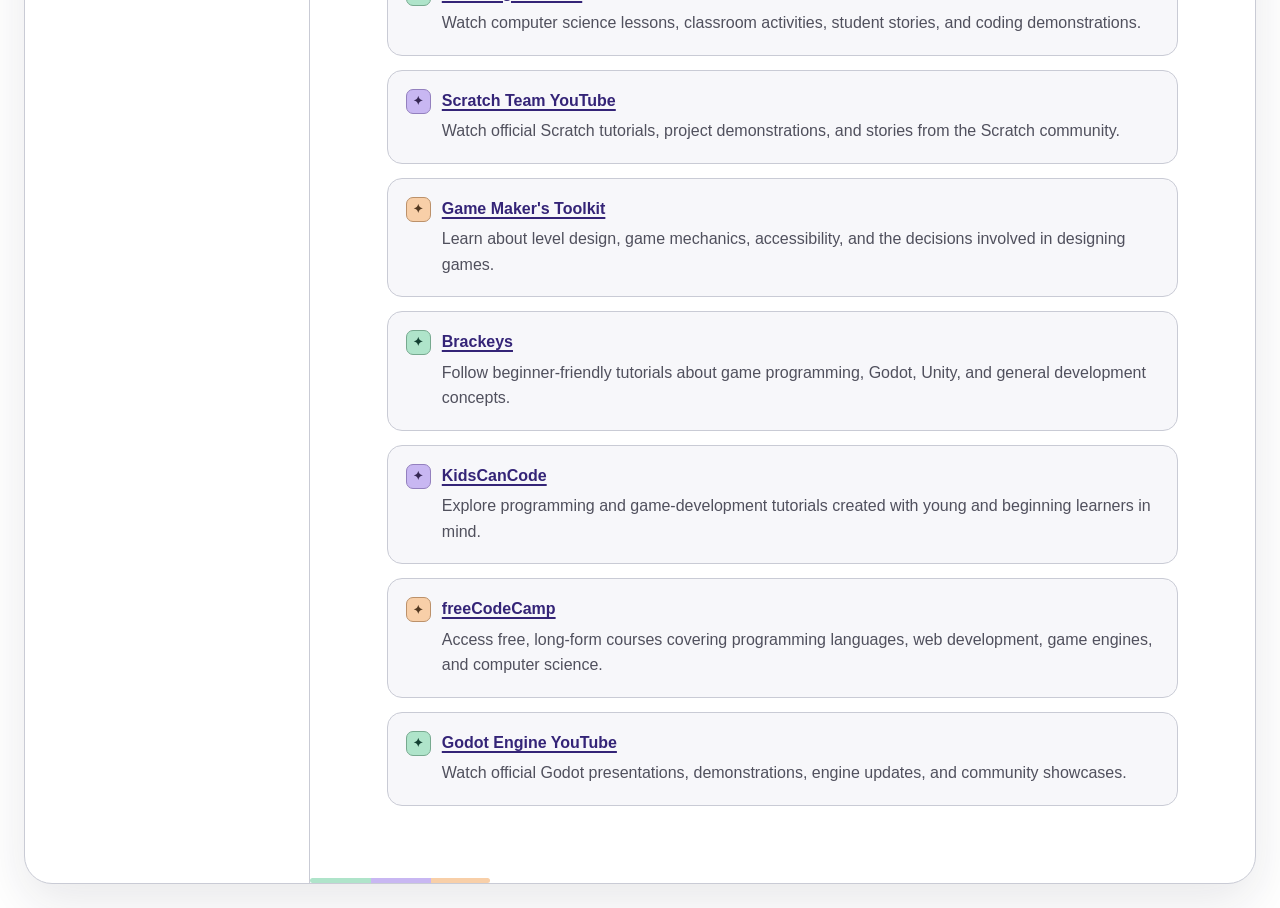
<file: websites.html>
<!DOCTYPE html>
<html lang="en">

<head>
    <meta charset="UTF-8">
    <meta name="viewport" content="width=device-width, initial-scale=1.0">
    <title>Game Development Subject Guide</title>
    <link rel="stylesheet" href="style.css">
      <script src="index.js" defer></script>
</head>

<body>
        <button id="theme-toggle"
        aria-label="Toggle dark mode">
    🌙
</button>
    <div class="container">
        <div class="left">
            <nav>
                <ul>
                    <li><a href="index.html">About</a></li>
                    <li><a href="journals.html">Journals &amp; Databases</a></li>
                    <li><a href="books.html">Books</a></li>
                    <li><a href="websites.html">Websites</a></li>
                    <li><a href="organizations.html">Organizations</a></li>
                    <li><a href="libraries.html">Libraries</a></li>
                    <li><a href="communities.html">Communities</a></li>
                    <li><a href="gamedev.html">Game Development Tools</a></li>
                </ul>
            </nav>
        </div>

<div class="right">
    <h2>Websites and Videos</h2>

    <p>
        Explore these free websites, tutorials, and video channels to learn about
        programming, game design, digital storytelling, and game development.
        Begin with a block-based tool such as Scratch, Code.org, or MakeCode Arcade,
        then explore more advanced engines and programming libraries when you are ready.
    </p>

    <section aria-labelledby="free-websites">
        <h3 id="free-websites">Free Websites and Web Resources</h3>

        <ul class="resource-list">
            <li>
                <a href="https://scratch.mit.edu/"
                   target="_blank"
                   rel="noopener noreferrer">
                    Scratch
                </a>
                <span>
                    Create interactive games, animations, and stories with a
                    beginner-friendly block-based programming language.
                </span>
            </li>

            <li>
                <a href="https://code.org/"
                   target="_blank"
                   rel="noopener noreferrer">
                    Code.org
                </a>
                <span>
                    Learn computer science through guided lessons, coding activities,
                    games, and classroom resources.
                </span>
            </li>

            <li>
                <a href="https://arcade.makecode.com/"
                   target="_blank"
                   rel="noopener noreferrer">
                    Microsoft MakeCode Arcade
                </a>
                <span>
                    Build retro-style arcade games using blocks, JavaScript, or Python.
                </span>
            </li>

            <li>
                <a href="https://godotengine.org/"
                   target="_blank"
                   rel="noopener noreferrer">
                    Godot Engine
                </a>
                <span>
                    Download a free and open-source engine for creating 2D and 3D games.
                </span>
            </li>

            <li>
                <a href="https://docs.godotengine.org/"
                   target="_blank"
                   rel="noopener noreferrer">
                    Godot Documentation
                </a>
                <span>
                    Read official guides, tutorials, examples, and technical
                    documentation for the Godot Engine.
                </span>
            </li>

            <li>
                <a href="https://gdevelop.io/"
                   target="_blank"
                   rel="noopener noreferrer">
                    GDevelop
                </a>
                <span>
                    Create 2D and 3D games with an open-source engine designed for
                    visual, no-code and low-code development.
                </span>
            </li>

            <li>
                <a href="https://appinventor.mit.edu/"
                   target="_blank"
                   rel="noopener noreferrer">
                    MIT App Inventor
                </a>
                <span>
                    Use block-based programming to create mobile applications,
                    interactive projects, and simple games.
                </span>
            </li>

            <li>
                <a href="https://phaser.io/"
                   target="_blank"
                   rel="noopener noreferrer">
                    Phaser
                </a>
                <span>
                    Explore a free JavaScript framework for creating games that run
                    in a web browser.
                </span>
            </li>

            <li>
                <a href="https://scratch.mit.edu/ideas"
                   target="_blank"
                   rel="noopener noreferrer">
                    Scratch Ideas and Tutorials
                </a>
                <span>
                    Find starter projects, coding cards, project ideas, and guided
                    Scratch tutorials.
                </span>
            </li>
        </ul>
    </section>

    <section aria-labelledby="free-videos">
        <h3 id="free-videos">Free Videos and YouTube Channels</h3>

        <p class="section-introduction">
            These channels offer demonstrations, tutorials, design discussions,
            and complete programming courses. Some videos are intended for older
            beginners, so younger learners may benefit from help from an adult or educator.
        </p>

        <ul class="resource-list">
            <li>
                <a href="https://www.youtube.com/@codeorg"
                   target="_blank"
                   rel="noopener noreferrer">
                    Code.org YouTube
                </a>
                <span>
                    Watch computer science lessons, classroom activities, student
                    stories, and coding demonstrations.
                </span>
            </li>

            <li>
                <a href="https://www.youtube.com/scratchteam"
                   target="_blank"
                   rel="noopener noreferrer">
                    Scratch Team YouTube
                </a>
                <span>
                    Watch official Scratch tutorials, project demonstrations, and
                    stories from the Scratch community.
                </span>
            </li>

            <li>
                <a href="https://www.youtube.com/@GMTK"
                   target="_blank"
                   rel="noopener noreferrer">
                    Game Maker's Toolkit
                </a>
                <span>
                    Learn about level design, game mechanics, accessibility, and
                    the decisions involved in designing games.
                </span>
            </li>

            <li>
                <a href="https://www.youtube.com/@Brackeys"
                   target="_blank"
                   rel="noopener noreferrer">
                    Brackeys
                </a>
                <span>
                    Follow beginner-friendly tutorials about game programming,
                    Godot, Unity, and general development concepts.
                </span>
            </li>

            <li>
                <a href="https://www.youtube.com/channel/UCNaPQ5uLX5iIEHUCLmfAgKg"
                   target="_blank"
                   rel="noopener noreferrer">
                    KidsCanCode
                </a>
                <span>
                    Explore programming and game-development tutorials created with
                    young and beginning learners in mind.
                </span>
            </li>

            <li>
                <a href="https://www.youtube.com/channel/UC8butISFwT-Wl7EV0hUK0BQ"
                   target="_blank"
                   rel="noopener noreferrer">
                    freeCodeCamp
                </a>
                <span>
                    Access free, long-form courses covering programming languages,
                    web development, game engines, and computer science.
                </span>
            </li>

            <li>
                <a href="https://www.youtube.com/@GodotEngineOfficial"
                   target="_blank"
                   rel="noopener noreferrer">
                    Godot Engine YouTube
                </a>
                <span>
                    Watch official Godot presentations, demonstrations, engine
                    updates, and community showcases.
                </span>
            </li>
        </ul>
    </section>
</div>   
    </div>
       <script>
        const button = document.getElementById("theme-toggle");

if (localStorage.getItem("theme") === "dark") {
    document.body.classList.add("dark-mode");
    button.textContent = "☀️";
}

button.addEventListener("click", () => {
    document.body.classList.toggle("dark-mode");

    if (document.body.classList.contains("dark-mode")) {
        localStorage.setItem("theme", "dark");
        button.textContent = "☀️";
    } else {
        localStorage.setItem("theme", "light");
        button.textContent = "🌙";
    }
});
    </script>
</body>

</html>
</file>
<file: style.css>
/* Design tokens  */

:root {
    --ink: #191922;
    --body-text: #30303b;
    --muted-ink: #50505d;

    --link: #342477;
    --link-hover: #171126;
    --link-visited: #593874;

    --line: #c9cbd5;
    --line-strong: #aaaebe;

    --lavender: #c8b7f2;
    --lavender-light: #eee9fc;
    --mint: #afe4ca;
    --mint-dark: #0d664d;
    --lime: #c6eb78;
    --peach: #f8cfa8;
    --pink: #efbad3;

    --card-background: #f7f7fa;
    --sidebar-background: #f4f1fb;
    --focus: #174ea6;

    --sidebar-width: 285px;
    --page-width: 1260px;

    --radius-large: 28px;
    --radius-medium: 18px;
    --radius-small: 12px;

    --shadow: 0 18px 50px rgba(29, 26, 48, 0.1);
}

/* Reset */

*,
*::before,
*::after {
    box-sizing: border-box;
}

html {
    width: 100%;
    max-width: 100%;
    scroll-behavior: smooth;
}

body {
    width: 100%;
    max-width: 100%;
    min-height: 100vh;
    margin: 0;
    overflow-x: hidden;

    background: #ffffff;
    color: var(--body-text);

    font-family:
        Inter,
        "Avenir Next",
        Avenir,
        "Segoe UI",
        Arial,
        sans-serif;
    font-size: 16px;
    line-height: 1.7;
}

img,
svg,
video,
iframe {
    max-width: 100%;
    height: auto;
}

button,
input,
select,
textarea {
    font: inherit;
}

::selection {
    background: var(--lavender);
    color: var(--ink);
}

.skip-link {
    position: fixed;
    top: 12px;
    left: 12px;
    z-index: 1000;

    padding: 12px 18px;
    background: var(--ink);
    border: 3px solid #ffffff;
    border-radius: 8px;
    color: #ffffff;

    font-weight: 750;
    text-decoration: none;

    transform: translateY(-180%);
}

.skip-link:focus {
    transform: translateY(0);
}

/* Page layout  */

.container {
    display: grid;
    grid-template-columns: var(--sidebar-width) minmax(0, 1fr);

    width: min(calc(100% - 48px), var(--page-width));
    min-height: calc(100vh - 48px);
    margin: 24px auto;

    overflow: hidden;
    background: #ffffff;
    border: 1px solid var(--line);
    border-radius: var(--radius-large);
    box-shadow: var(--shadow);
}

.container,
.left,
.right {
    min-width: 0;
    max-width: 100%;
}

/* Sidebar */

.left {
    position: relative;
    padding: 38px 24px;

    background:
        ;

    border-right: 1px solid var(--line);
}

.left::after {
    content: "✦";
    position: absolute;
    top: 27px;
    right: 28px;

    display: grid;
    width: 38px;
    height: 38px;
    place-items: center;

    background: var(--lavender);
    border: 1px solid var(--line-strong);
    border-radius: 50%;
    color: var(--ink);

    font-size: 1.1rem;
    transform: rotate(8deg);
}

nav {
    position: sticky;
    top: 24px;
}

nav ul {
    display: grid;
    gap: 8px;

    padding: 0;
    margin: 0;
    list-style: none;
}

nav li {
    margin: 0;
}

nav a {
    position: relative;
    display: flex;
    align-items: center;

    min-height: 48px;
    padding: 11px 14px 11px 18px;

    background: transparent;
    border: 1px solid transparent;
    border-radius: 14px;
    color: #24242e;

    font-size: 1rem;
    font-weight: 680;
    line-height: 1.3;
    text-decoration: none;

    transition:
        background-color 180ms ease,
        border-color 180ms ease,
        transform 180ms ease,
        box-shadow 180ms ease;
}

nav a::before {
    content: "";
    flex: 0 0 auto;

    width: 8px;
    height: 8px;
    margin-right: 11px;

    background: var(--mint-dark);
    border-radius: 50%;
}

nav li:nth-child(3n + 1) a::before {
    background: #6446b6;
}

nav li:nth-child(3n + 2) a::before {
    background: #a83f73;
}

nav a:hover {
    background: #ffffff;
    border-color: var(--line-strong);
    color: #111118;
    box-shadow: 0 8px 20px rgba(42, 35, 68, 0.1);
    transform: translateX(4px);
}

nav a[aria-current="page"],
nav a.active {
    background: var(--ink);
    border-color: var(--ink);
    color: #ffffff;
}

nav a[aria-current="page"]::before,
nav a.active::before {
    background: var(--lime);
}

/* Main content */

.right {
    position: relative;
    width: 100%;
    padding: clamp(42px, 6vw, 82px);

    background:
        ,
        #ffffff;
}
/* Heading hierarchy */

h1 {
    max-width: 900px;
    margin: 0 0 24px;
    color: var(--ink);

    font-size: clamp(2rem, 4vw, 3.25rem);
    font-weight: 750;
    letter-spacing: -0.04em;
    line-height: 1.08;
}

/* guide-level section heading */
h2 {
    max-width: 850px;
    margin: 0 0 22px;
    color: var(--ink);

    font-size: clamp(1.75rem, 3.2vw, 2.65rem);
    font-weight: 720;
    letter-spacing: -0.03em;
    line-height: 1.14;
}

h3 {
    position: relative;
    max-width: 860px;

    margin: 52px 0 18px;
    padding-left: 20px;

    color: var(--ink);
    font-family: Georgia, "Times New Roman", serif;
    font-size: clamp(1.45rem, 2.5vw, 2rem);
    font-weight: 650;
    line-height: 1.25;
}

h3::before {
    content: "";
    position: absolute;
    top: 0.15em;
    left: 0;

    width: 7px;
    height: 0.85em;

    background: var(--lavender);
    border-radius: 999px;
}

h4 {
    max-width: 850px;
    margin: 38px 0 14px;

    color: var(--ink);
    font-size: clamp(1.2rem, 2vw, 1.5rem);
    font-weight: 750;
    line-height: 1.3;
}

h5 {
    max-width: 850px;
    margin: 30px 0 12px;

    color: var(--ink);
    font-size: 1.125rem;
    font-weight: 750;
    line-height: 1.35;
}

h6 {
    max-width: 850px;
    margin: 26px 0 10px;

    color: var(--ink);
    font-size: 1rem;
    font-weight: 800;
    line-height: 1.4;
    letter-spacing: 0.015em;
}

.right > h1:first-child,
.right > h2:first-child,
.right > h3:first-child {
    margin-top: 0;
}

.right > h1:first-of-type,
.right > h2:first-of-type,
.right > h3:first-of-type {
    padding-bottom: 24px;
}

.right > h1:first-of-type::after,
.right > h2:first-of-type::after,
.right > h3:first-of-type::after {
    content: "";
    position: absolute;
    bottom: 0;
    left: 0;

    width: min(240px, 42%);
    height: 7px;

    background: linear-gradient(
        90deg,
        var(--mint) 0 34%,
        var(--lavender) 34% 67%,
        var(--peach) 67% 100%
    );

    border-radius: 999px;
}


.right > h3:first-of-type {
    padding-left: 0;
}

.right > h3:first-of-type::before {
    display: none;
}

/* p and text */

p {
    max-width: 820px;
    margin: 0 0 20px;

    color: var(--body-text);
    font-size: 1rem;
    line-height: 1.75;
}

.right p,
.right li,
.right a,
.right span {
    overflow-wrap: break-word;
    word-break: normal;
}

strong {
    color: var(--ink);
    font-weight: 750;
}

small {
    font-size: 0.9rem;
}

/* General links */

.right a:not(.skip-link) {
    color: var(--link);
    font-weight: 700;
    text-decoration-line: underline;
    text-decoration-thickness: 2px;
    text-underline-offset: 0.18em;
}

.right a:not(.skip-link):visited {
    color: var(--link-visited);
}

.right a:not(.skip-link):hover {
    color: var(--link-hover);
    text-decoration-thickness: 3px;
}

/* Focus visibility */

a:focus-visible,
button:focus-visible,
input:focus-visible,
select:focus-visible,
textarea:focus-visible,
[tabindex]:focus-visible {
    outline: 3px solid var(--focus);
    outline-offset: 4px;
    border-radius: 4px;
}

/* lists */

.right ul:not(.resource-list),
.right ol:not(.resource-list) {
    max-width: 790px;
    margin: 18px 0 28px;
    padding-left: 1.6rem;
}

.right ul:not(.resource-list) li,
.right ol:not(.resource-list) li {
    margin-bottom: 9px;
    padding-left: 4px;
    color: var(--body-text);
}

/* Reusable page sections */

.right section {
    max-width: 880px;
    margin-top: 48px;
}

.section-introduction {
    max-width: 790px;
    margin: -2px 0 20px;
    color: var(--muted-ink);
    font-size: 1rem;
    line-height: 1.7;
}

/* resource cards  */

.resource-list {
    display: grid;
    gap: 14px;

    max-width: 850px;
    padding: 0;
    margin: 0;

    background: transparent;
    border: 0;
    list-style: none;
}

.resource-list li {
    position: relative;
    display: grid;
    gap: 6px;

    padding: 19px 20px 19px 54px;

    background: var(--card-background);
    border: 1px solid var(--line);
    border-radius: 15px;
    color: var(--body-text);
}

.resource-list li::before {
    content: "✦";
    position: absolute;
    top: 18px;
    left: 18px;

    display: grid;
    width: 25px;
    height: 25px;
    place-items: center;

    background: var(--mint);
    border: 1px solid #77a98f;
    border-radius: 7px;
    color: #123f31;

    font-size: 0.75rem;
    font-weight: 900;
}

.resource-list li:nth-child(3n + 2)::before {
    background: var(--lavender);
    border-color: #9380be;
    color: #352653;
}

.resource-list li:nth-child(3n)::before {
    background: var(--peach);
    border-color: #bc916a;
    color: #51371f;
}

.resource-list a {
    width: fit-content;
    max-width: 100%;

    color: var(--link);
    font-size: 1rem;
    font-weight: 750;
    line-height: 1.4;

    text-decoration-line: underline;
    text-decoration-thickness: 2px;
    text-underline-offset: 4px;
}

.resource-list a:visited {
    color: var(--link-visited);
}

.resource-list a:hover {
    color: var(--link-hover);
}

.resource-list span {
    color: var(--muted-ink);
    font-size: 1rem;
    line-height: 1.6;
}

/* Responsive layout */

@media (max-width: 1100px) {
    .container {
        grid-template-columns: 1fr;
        width: calc(100% - 24px);
        margin: 12px auto;
    }

    .left {
        padding: 24px;
        border-right: 0;
        border-bottom: 1px solid var(--line);
    }

    .left::before {
        margin: 4px 52px 22px 4px;
    }

    .left::after {
        top: 18px;
        right: 23px;
    }

    nav {
        position: static;
    }

    nav ul {
        display: flex;
        gap: 8px;

        width: 100%;
        padding-bottom: 8px;
        overflow-x: auto;

        scrollbar-width: thin;
        overscroll-behavior-inline: contain;
    }

    nav li {
        flex: 0 0 auto;
    }

    nav a {
        min-height: 44px;
        padding: 10px 15px;

        background: rgba(255, 255, 255, 0.9);
        border-color: var(--line);
        border-radius: 999px;

        white-space: nowrap;
    }

    nav a::before {
        display: none;
    }

    nav a:hover {
        transform: translateY(-2px);
    }

    .right {
        padding: clamp(34px, 6vw, 56px);
    }
}

@media (max-width: 560px) {
    body {
        font-size: 16px;
    }

    .container {
        width: 100%;
        min-height: 100vh;
        margin: 0;

        border: 0;
        border-radius: 0;
        box-shadow: none;
    }

    .left {
        padding: 20px 18px;
    }

    .right {
        padding: 32px 20px 52px;
    }

    .right::before {
        font-size: 0.7rem;
        letter-spacing: 0.06em;
    }

    h1 {
        font-size: clamp(1.8rem, 9vw, 2.35rem);
    }

    h2 {
        font-size: clamp(1.6rem, 8vw, 2.1rem);
    }

    h3 {
        margin-top: 42px;
        font-size: clamp(1.4rem, 7vw, 1.75rem);
    }

    h4 {
        font-size: 1.25rem;
    }

    p,
    .section-introduction,
    .resource-list a,
    .resource-list span {
        font-size: 1rem;
    }

    .right section {
        margin-top: 40px;
    }

    .resource-list li {
        padding: 17px 16px 17px 49px;
    }

    .resource-list li::before {
        top: 16px;
        left: 15px;
    }
}

/* High-contrast user preference */

@media (prefers-contrast: more) {
    :root {
        --body-text: #18181f;
        --muted-ink: #292933;
        --line: #777b88;
        --line-strong: #555965;
        --card-background: #ffffff;
    }

    .container,
    .resource-list li {
        border-width: 2px;
    }

    nav a {
        font-weight: 750;
    }
}

/* Reduced-motion preference */

@media (prefers-reduced-motion: reduce) {
    html {
        scroll-behavior: auto;
    }

    *,
    *::before,
    *::after {
        scroll-behavior: auto !important;
        transition-duration: 0.01ms !important;
        animation-duration: 0.01ms !important;
        animation-iteration-count: 1 !important;
    }
}

/* Print styles */

@media print {
    body {
        color: #000000;
        background: #ffffff;
        font-size: 12pt;
    }

    .container {
        display: block;
        width: 100%;
        margin: 0;

        border: 0;
        box-shadow: none;
    }

    .left,
    .right::before,
    .skip-link {
        display: none;
    }

    .right {
        padding: 0;
        background: #ffffff;
    }

    a {
        color: #000000 !important;
        text-decoration: underline;
    }

    .resource-list li {
        break-inside: avoid;
        background: #ffffff;
        border: 1px solid #777777;
    }
}

h1 {
    font-size: clamp(1.9rem, 3.5vw, 2.6rem);
    line-height: 1.15;
    letter-spacing: -0.025em;
}

h2 {
    font-size: clamp(1.55rem, 2.6vw, 2rem);
    line-height: 1.2;
    letter-spacing: -0.015em;
}

h3 {
    font-size: clamp(1.3rem, 2vw, 1.65rem);
    line-height: 1.25;
    letter-spacing: 0;
}

h4 {
    font-size: clamp(1.1rem, 1.6vw, 1.3rem);
    line-height: 1.3;
    letter-spacing: 0;
}

h5 {
    font-size: 1.05rem;
    line-height: 1.35;
}

h6 {
    font-size: 1rem;
    line-height: 1.4;
}

.right h1,
.right h2,
.right h3,
.right h4,
.right h5,
.right h6 {
    margin-top: 2.25rem;
    margin-bottom: 0.85rem;
}

.right > h1:first-child,
.right > h2:first-child,
.right > h3:first-child {
    margin-top: 0;
}

.right > h2:first-of-type,
.right > h3:first-of-type {
    font-size: clamp(1.7rem, 3vw, 2.25rem);
    line-height: 1.18;
    letter-spacing: -0.02em;
    padding-bottom: 18px;
}

.right > h2:first-of-type::after,
.right > h3:first-of-type::after {
    width: min(180px, 35%);
    height: 5px;
}

/* Mobile heading sizes */
@media (max-width: 560px) {
    h1 {
        font-size: 1.85rem;
    }

    h2 {
        font-size: 1.5rem;
    }

    h3 {
        font-size: 1.3rem;
    }

    h4 {
        font-size: 1.15rem;
    }

    .right > h2:first-of-type,
    .right > h3:first-of-type {
        font-size: 1.65rem;
        line-height: 1.22;
    }
}
/* Dark Mode */

body.dark-mode {
    background: #1b1d22;
    color: #f2f4f8;
}

body.dark-mode .container {
    background: #1b1d22;
    border-color: #4f5562;
}

body.dark-mode .left {
    background: #242832;
    border-right-color: #4f5562;
}

body.dark-mode .right {
    background: #1b1d22;
}

/* Headings */
body.dark-mode h1,
body.dark-mode h2,
body.dark-mode h3,
body.dark-mode h4,
body.dark-mode h5,
body.dark-mode h6 {
    color: #ffffff;
}

/* Normal reading text */
body.dark-mode p,
body.dark-mode ul,
body.dark-mode li {
    color: #f2f4f8;
}

/* Secondary text */
body.dark-mode .section-introduction,
body.dark-mode .resource-list span {
    color: #d8dce5;
}

/* Cards */
body.dark-mode .resource-list li {
    background: #2d313b;
    border-color: #4f5562;
}

/* Navigation */
body.dark-mode nav a {
    color: #f2f4f8;
}

body.dark-mode nav a:hover {
    background: #383d48;
}

/* Links */
body.dark-mode .resource-list a,
body.dark-mode .right a {
    color: #c6c0ff;
}

body.dark-mode .resource-list a:hover,
body.dark-mode .resource-list a:visited,
body.dark-mode .right a:hover {
    color: #ffffff;
}
body.dark-mode p,
body.dark-mode li,
body.dark-mode ul li,
body.dark-mode ol li {
    color: #f2f4f8;
}

body.dark-mode .resource-list li {
    color: #f2f4f8;
}

body.dark-mode .resource-list span,
body.dark-mode .section-introduction {
    color: #d8dce5;
}
body.dark-mode {
    --body-text: #f2f4f8;
    --muted-ink: #d8dce5;
    --ink: #ffffff;

    --card-background: #2d313b;
    --line: #4f5562;
    --sidebar-background: #2b303b;

    background: #1b1d22;
    color: var(--body-text);
}
</file>
